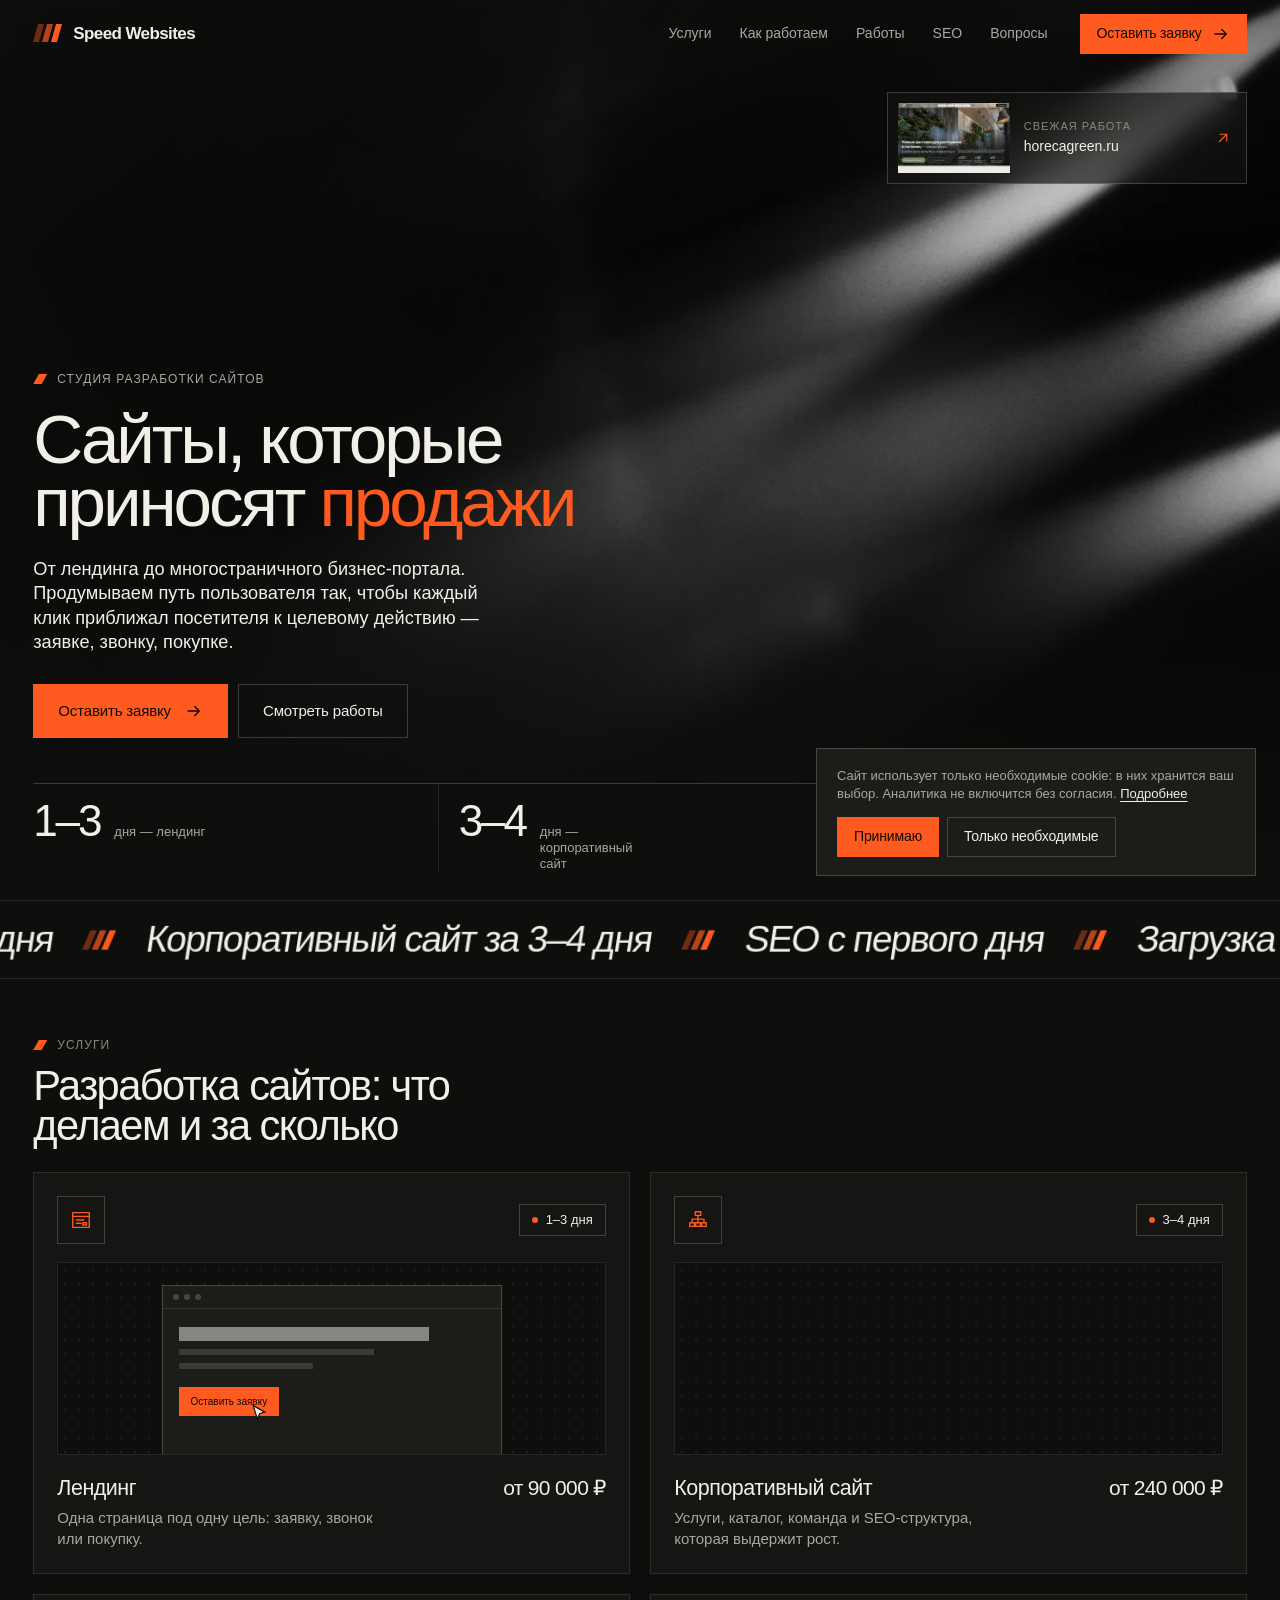
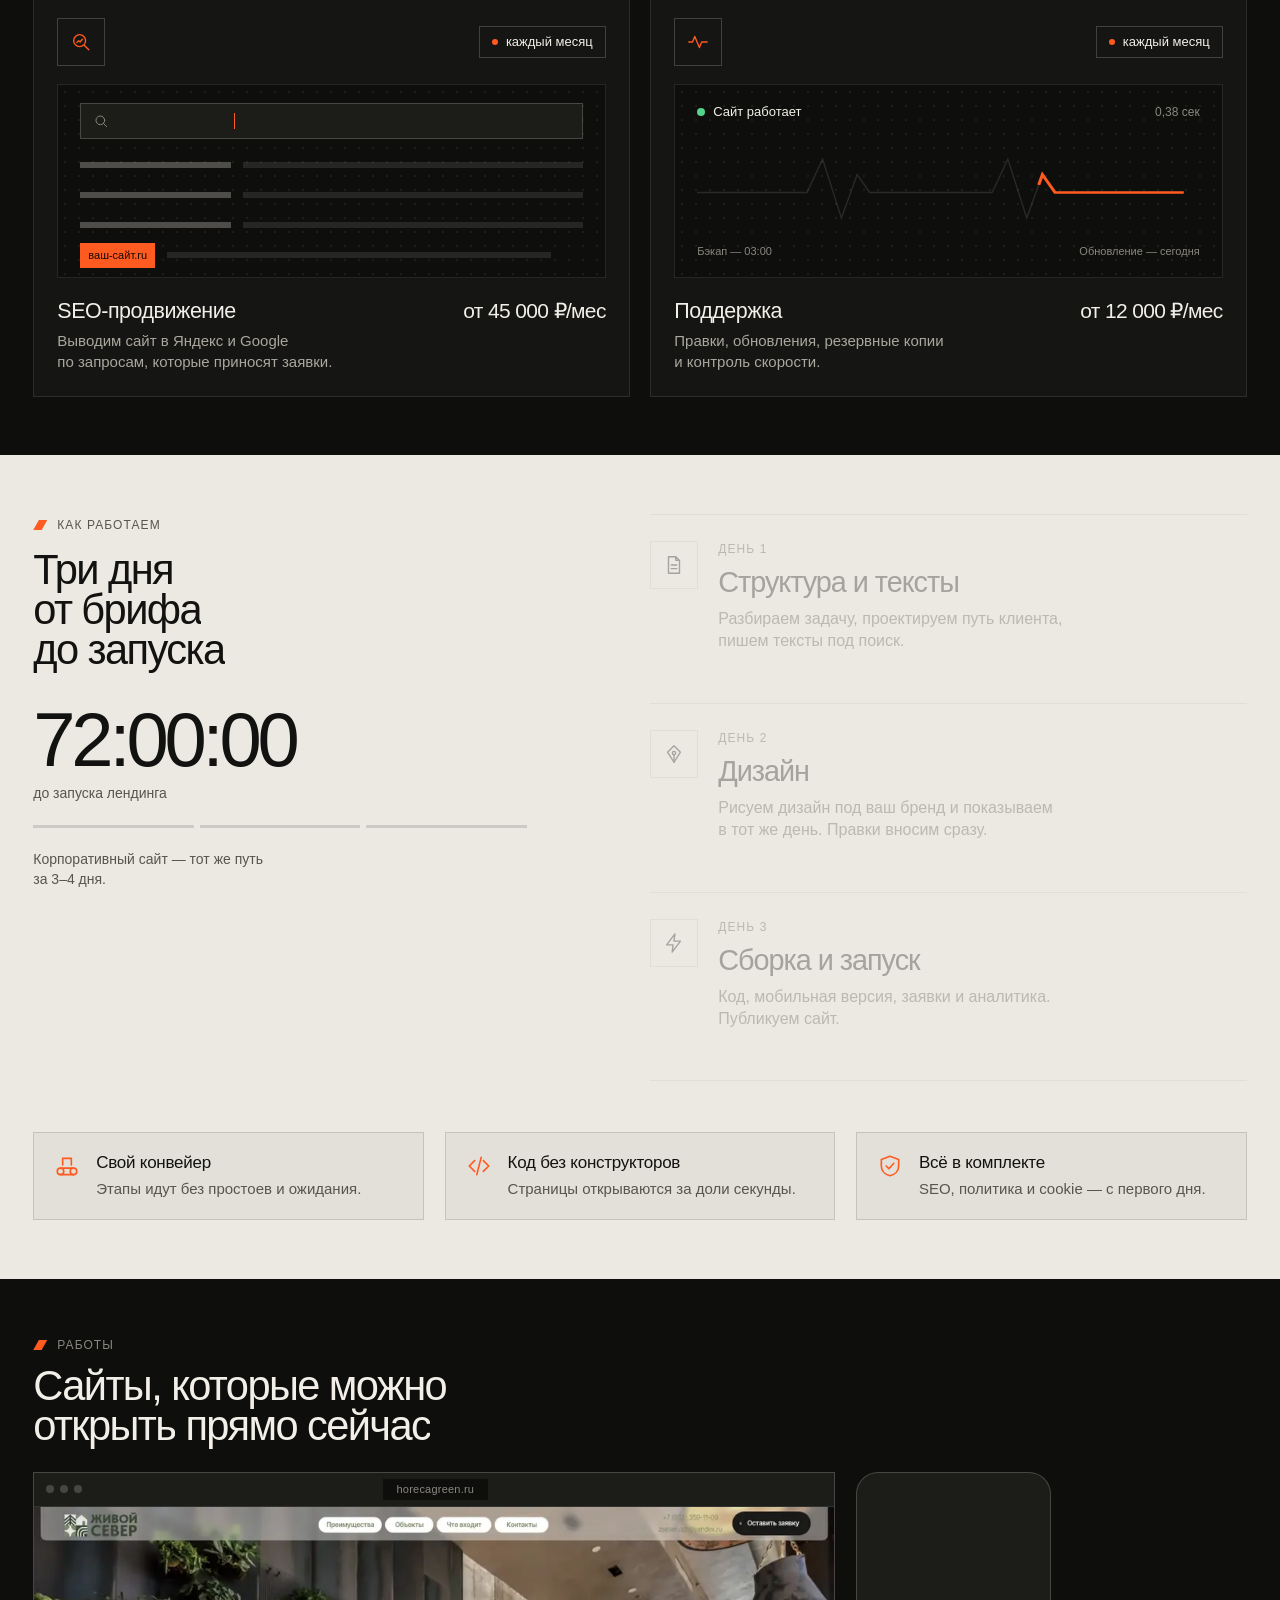
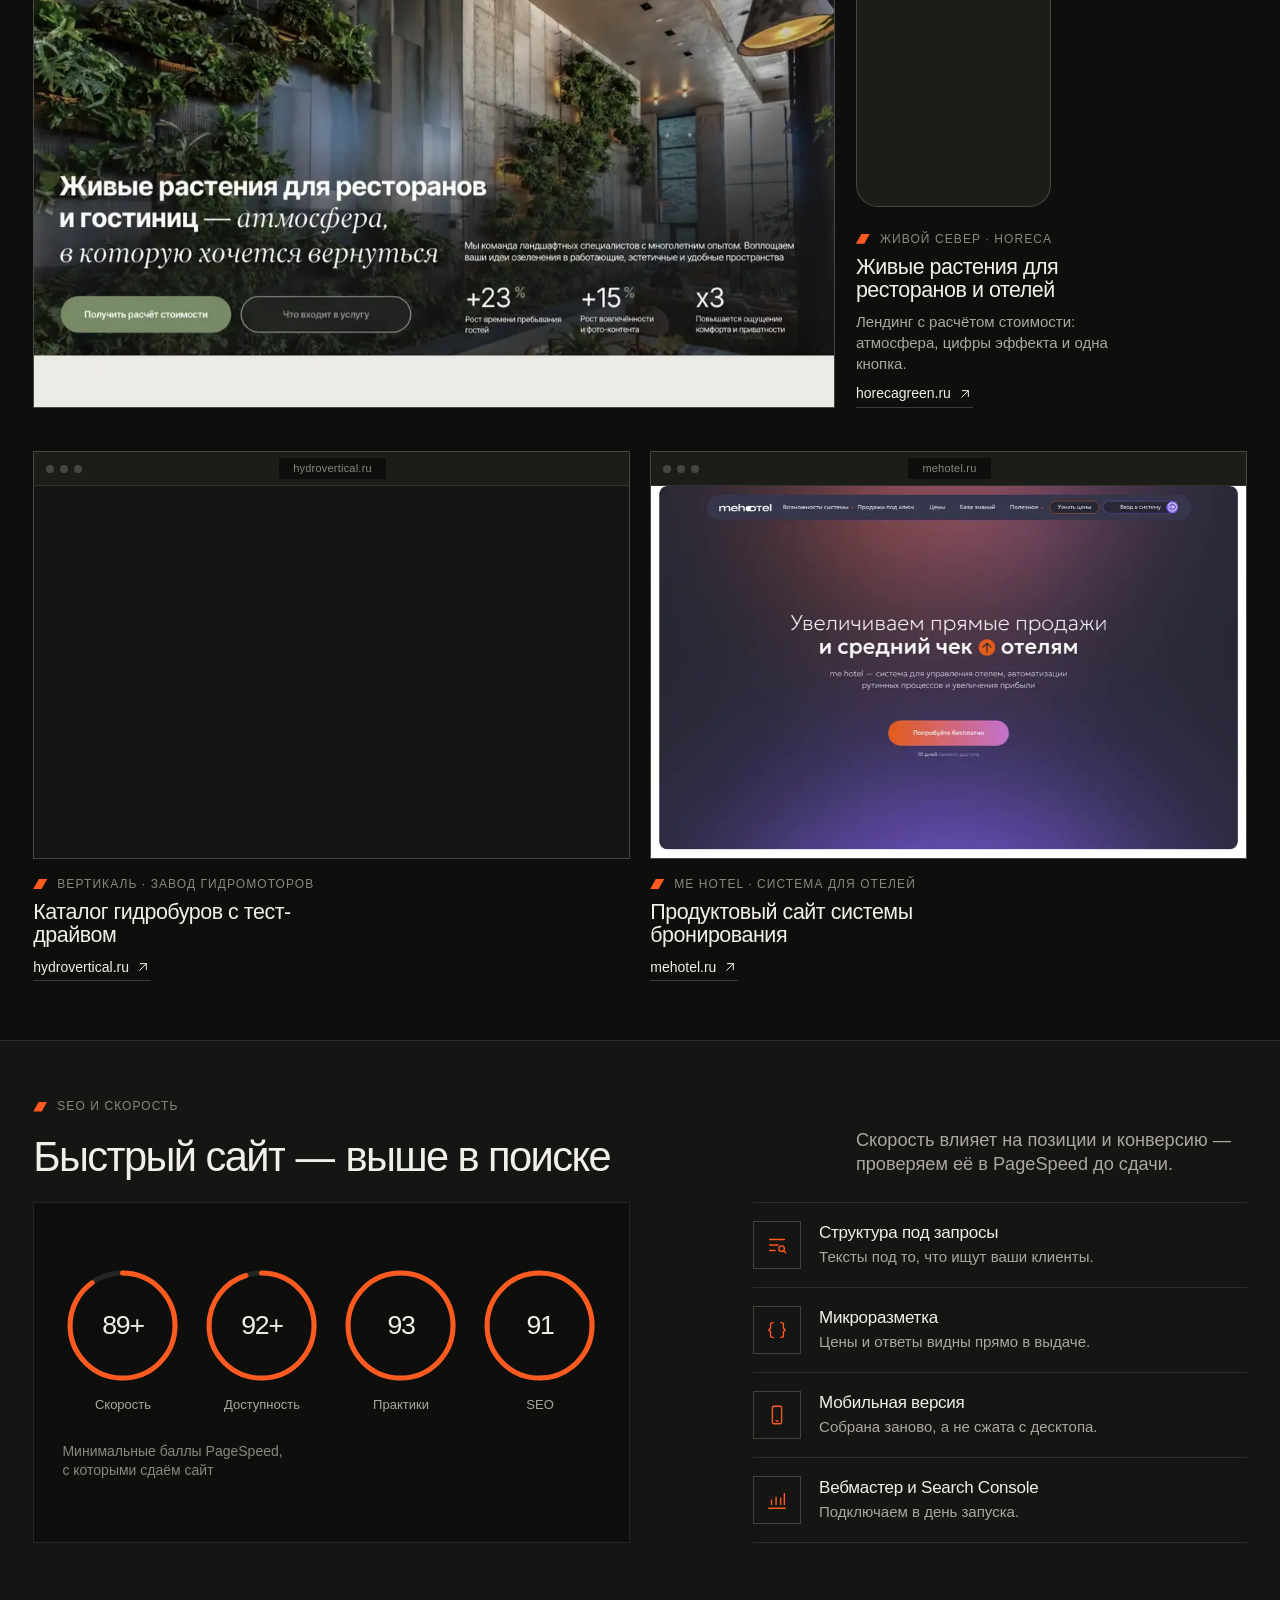
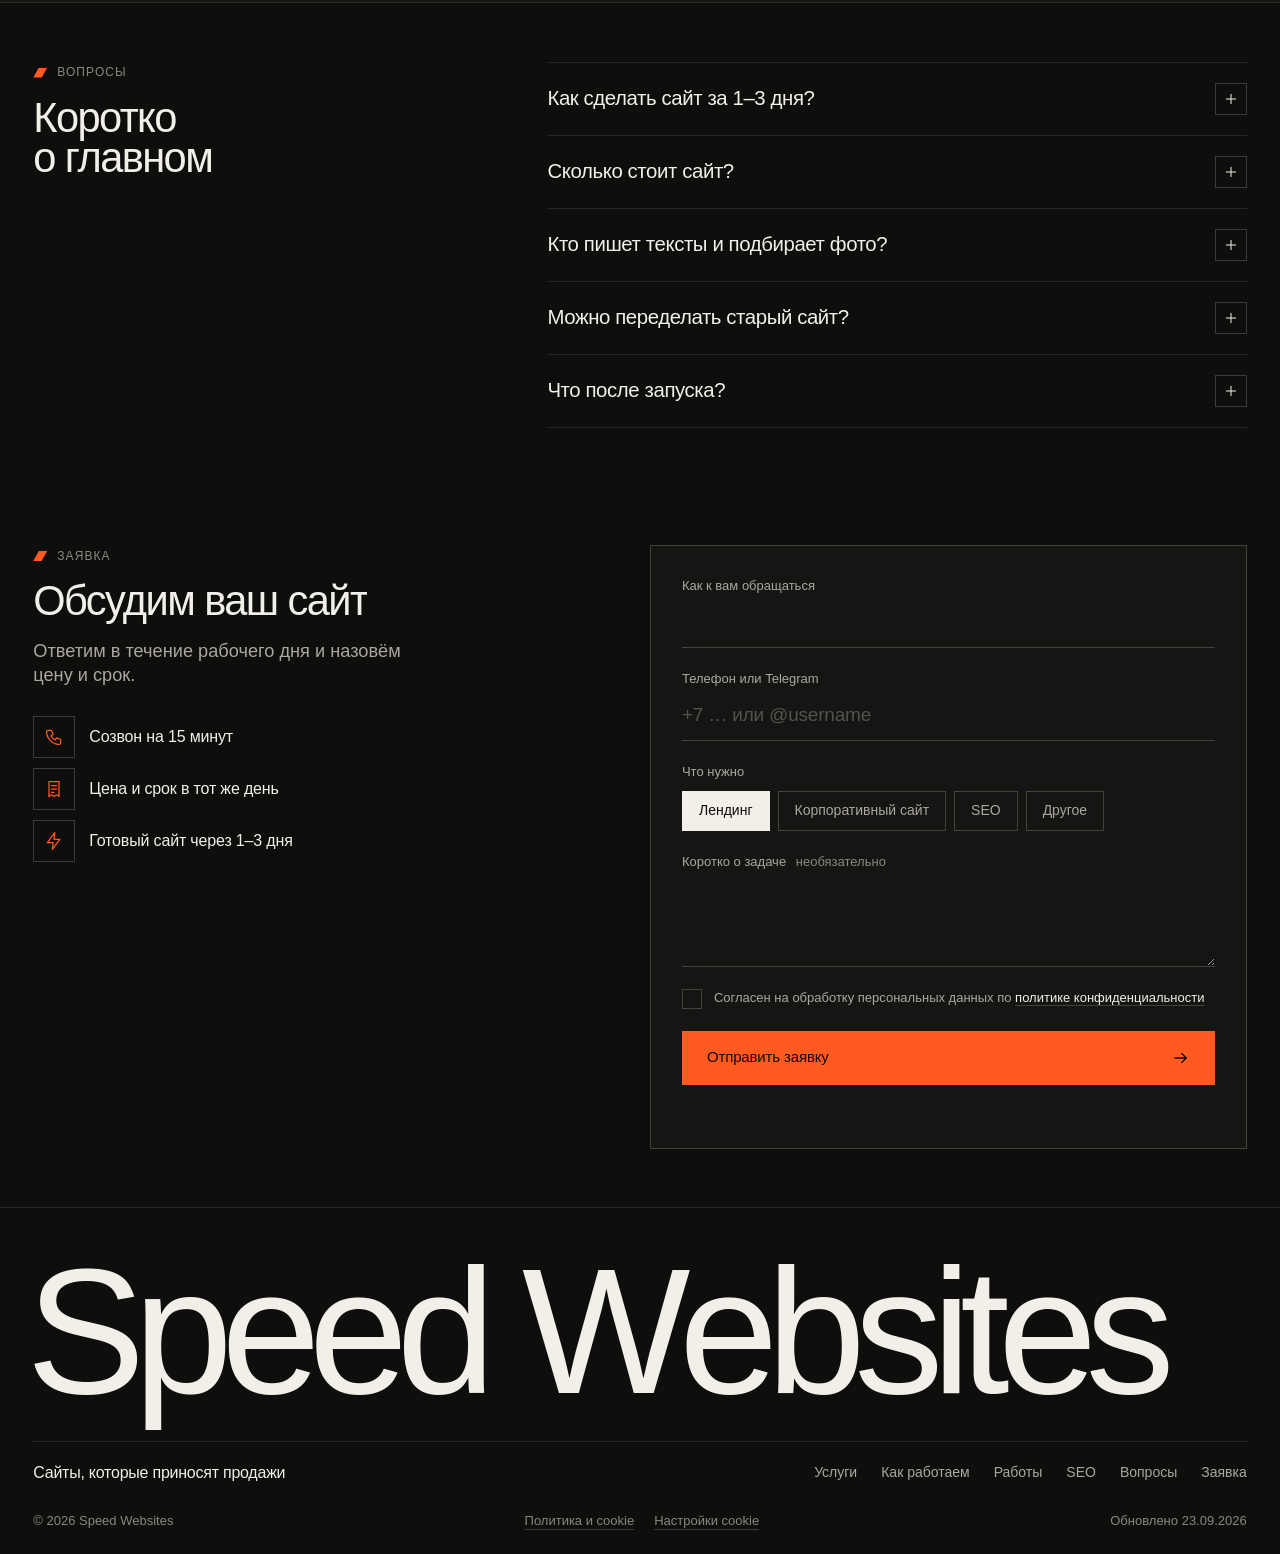
<file: index.html>
<!doctype html>
<html lang="ru">
<head>
<meta charset="utf-8">
<meta name="viewport" content="width=device-width, initial-scale=1">
<title>Разработка сайтов за 1–3 дня — Speed Websites</title>
<meta name="description" content="Разработка сайтов, которые приносят продажи: лендинг за 1–3 дня, корпоративный сайт за 3–4 дня, SEO и поддержка. Быстрая загрузка и путь клиента до заявки.">
<link rel="canonical" href="https://egi411.github.io/kadr-studio/">
<meta name="robots" content="index, follow">
<meta name="theme-color" content="#0E0E0D">

<meta property="og:type" content="website">
<meta property="og:locale" content="ru_RU">
<meta property="og:site_name" content="Speed Websites">
<meta property="og:title" content="Сайты, которые приносят продажи — Speed Websites">
<meta property="og:description" content="Лендинг за 1–3 дня, корпоративный сайт за 3–4 дня. Каждый клик ведёт к заявке, звонку, покупке.">
<meta property="og:url" content="https://egi411.github.io/kadr-studio/">
<meta property="og:image" content="https://egi411.github.io/kadr-studio/assets/img/og-speed.jpg">
<meta property="og:image:width" content="1200">
<meta property="og:image:height" content="630">
<meta property="og:image:alt" content="Speed Websites — разработка сайтов за 1–3 дня">
<meta name="twitter:card" content="summary_large_image">
<meta name="twitter:title" content="Сайты, которые приносят продажи — Speed Websites">
<meta name="twitter:description" content="Лендинг за 1–3 дня, корпоративный сайт за 3–4 дня.">
<meta name="twitter:image" content="https://egi411.github.io/kadr-studio/assets/img/og-speed.jpg">

<link rel="icon" href="data:image/svg+xml,%3Csvg xmlns='http://www.w3.org/2000/svg' viewBox='0 0 32 32'%3E%3Crect width='32' height='32' fill='%230E0E0D'/%3E%3Cpath d='M9 8h5l-5 16H4z' fill='%23FF5A1F' opacity='.4'/%3E%3Cpath d='M17 8h5l-5 16h-5z' fill='%23FF5A1F' opacity='.7'/%3E%3Cpath d='M25 8h5l-5 16h-5z' fill='%23FF5A1F'/%3E%3C/svg%3E" type="image/svg+xml">
<link rel="apple-touch-icon" href="assets/img/logo.png">
<link rel="preload" as="image" href="assets/img/hero.webp" fetchpriority="high">
<link rel="stylesheet" href="assets/style.css">
<script>document.documentElement.className='js';setTimeout(function(){document.documentElement.classList.add('is-ready')},4000);</script>

<script type="application/ld+json">
{
  "@context": "https://schema.org",
  "@type": "Organization",
  "@id": "https://egi411.github.io/kadr-studio/#organization",
  "name": "Speed Websites",
  "description": "Разработка сайтов, которые приносят продажи: лендинг за 1–3 дня, корпоративный сайт за 3–4 дня, SEO-продвижение и поддержка.",
  "url": "https://egi411.github.io/kadr-studio/",
  "logo": {
    "@id": "https://egi411.github.io/kadr-studio/#logo"
  },
  "image": {
    "@id": "https://egi411.github.io/kadr-studio/#primaryimage"
  },
  "areaServed": "Россия, онлайн",
  "knowsAbout": [
    "Разработка лендингов",
    "Корпоративные сайты",
    "SEO-продвижение",
    "Поддержка сайтов"
  ],
  "hasOfferCatalog": {
    "@id": "https://egi411.github.io/kadr-studio/#catalog"
  }
}
</script>
<script type="application/ld+json">
{
  "@context": "https://schema.org",
  "@type": "ProfessionalService",
  "@id": "https://egi411.github.io/kadr-studio/#organization",
  "name": "Speed Websites",
  "url": "https://egi411.github.io/kadr-studio/",
  "areaServed": "Россия, онлайн",
  "priceRange": "от 90 000 ₽",
  "image": {
    "@id": "https://egi411.github.io/kadr-studio/#primaryimage"
  },
  "logo": {
    "@id": "https://egi411.github.io/kadr-studio/#logo"
  }
}
</script>
<script type="application/ld+json">
{
  "@context": "https://schema.org",
  "@type": "ImageObject",
  "@id": "https://egi411.github.io/kadr-studio/#logo",
  "url": "https://egi411.github.io/kadr-studio/assets/img/logo.png",
  "contentUrl": "https://egi411.github.io/kadr-studio/assets/img/logo.png",
  "width": 512,
  "height": 512,
  "caption": "Speed Websites"
}
</script>
<script type="application/ld+json">
{
  "@context": "https://schema.org",
  "@type": "ImageObject",
  "@id": "https://egi411.github.io/kadr-studio/#primaryimage",
  "url": "https://egi411.github.io/kadr-studio/assets/img/og-speed.jpg",
  "contentUrl": "https://egi411.github.io/kadr-studio/assets/img/og-speed.jpg",
  "width": 1200,
  "height": 630,
  "caption": "Speed Websites — разработка сайтов за 1–3 дня"
}
</script>
<script type="application/ld+json">
{
  "@context": "https://schema.org",
  "@type": "WebSite",
  "@id": "https://egi411.github.io/kadr-studio/#website",
  "url": "https://egi411.github.io/kadr-studio/",
  "name": "Speed Websites",
  "inLanguage": "ru-RU",
  "publisher": {
    "@id": "https://egi411.github.io/kadr-studio/#organization"
  }
}
</script>
<script type="application/ld+json">
{
  "@context": "https://schema.org",
  "@type": "WebPage",
  "@id": "https://egi411.github.io/kadr-studio/#webpage",
  "url": "https://egi411.github.io/kadr-studio/",
  "name": "Разработка сайтов за 1–3 дня — Speed Websites",
  "description": "Разработка сайтов, которые приносят продажи: лендинг за 1–3 дня, корпоративный сайт за 3–4 дня, SEO и поддержка. Быстрая загрузка и путь клиента до заявки.",
  "inLanguage": "ru-RU",
  "isPartOf": {
    "@id": "https://egi411.github.io/kadr-studio/#website"
  },
  "about": {
    "@id": "https://egi411.github.io/kadr-studio/#organization"
  },
  "primaryImageOfPage": {
    "@id": "https://egi411.github.io/kadr-studio/#primaryimage"
  },
  "author": {
    "@id": "https://egi411.github.io/kadr-studio/#organization"
  },
  "publisher": {
    "@id": "https://egi411.github.io/kadr-studio/#organization"
  },
  "datePublished": "2026-09-22",
  "dateModified": "2026-09-23"
}
</script>
<script type="application/ld+json">
{
  "@context": "https://schema.org",
  "@type": "OfferCatalog",
  "@id": "https://egi411.github.io/kadr-studio/#catalog",
  "name": "Услуги Speed Websites",
  "itemListElement": [
    {
      "@type": "Offer",
      "priceCurrency": "RUB",
      "price": "90000",
      "itemOffered": {
        "@type": "Service",
        "name": "Лендинг",
        "description": "Одностраничный сайт под одну цель за 1–3 дня.",
        "provider": { "@id": "https://egi411.github.io/kadr-studio/#organization" }
      }
    },
    {
      "@type": "Offer",
      "priceCurrency": "RUB",
      "price": "240000",
      "itemOffered": {
        "@type": "Service",
        "name": "Корпоративный сайт",
        "description": "Многостраничный сайт компании с SEO-структурой за 3–4 дня.",
        "provider": { "@id": "https://egi411.github.io/kadr-studio/#organization" }
      }
    },
    {
      "@type": "Offer",
      "priceCurrency": "RUB",
      "price": "45000",
      "itemOffered": {
        "@type": "Service",
        "name": "SEO-продвижение",
        "description": "Продвижение в Яндексе и Google, оплата помесячно.",
        "provider": { "@id": "https://egi411.github.io/kadr-studio/#organization" }
      }
    },
    {
      "@type": "Offer",
      "priceCurrency": "RUB",
      "price": "12000",
      "itemOffered": {
        "@type": "Service",
        "name": "Поддержка сайта",
        "description": "Правки, обновления, резервные копии и контроль скорости, оплата помесячно.",
        "provider": { "@id": "https://egi411.github.io/kadr-studio/#organization" }
      }
    }
  ]
}
</script>
<script type="application/ld+json">
{
  "@context": "https://schema.org",
  "@type": "FAQPage",
  "@id": "https://egi411.github.io/kadr-studio/#faq",
  "mainEntity": [
    {
      "@type": "Question",
      "name": "Как сделать сайт за 1–3 дня?",
      "acceptedAnswer": { "@type": "Answer", "text": "Отлаженный конвейер: структура, тексты, дизайн и код идут без простоев. Срок считаем от согласованного брифа." }
    },
    {
      "@type": "Question",
      "name": "Сколько стоит сайт?",
      "acceptedAnswer": { "@type": "Answer", "text": "Лендинг — от 90 000 ₽, корпоративный — от 240 000 ₽. Точная цена — после созвона." }
    },
    {
      "@type": "Question",
      "name": "Кто пишет тексты и подбирает фото?",
      "acceptedAnswer": { "@type": "Answer", "text": "Мы. Тексты пишем под поисковые запросы, фото берём ваши или лицензионные." }
    },
    {
      "@type": "Question",
      "name": "Можно переделать старый сайт?",
      "acceptedAnswer": { "@type": "Answer", "text": "Да, в те же сроки и с сохранением позиций в поиске." }
    },
    {
      "@type": "Question",
      "name": "Что после запуска?",
      "acceptedAnswer": { "@type": "Answer", "text": "Сайт, код и доступы — ваши. Поддержка — от 12 000 ₽ в месяц." }
    }
  ]
}
</script>
</head>
<body>
<svg class="sprite" aria-hidden="true" focusable="false">
  <symbol id="mark" viewBox="0 0 30 18"><path d="M5 0h6L6 18H0z" opacity=".4"/><path d="M14 0h6l-5 18H9z" opacity=".7"/><path d="M23 0h6l-5 18h-6z"/></symbol>
  <symbol id="i-landing" viewBox="0 0 24 24"><rect x="3" y="4" width="18" height="16"/><path d="M3 8h18M7 12h8M7 15.5h5"/><path d="M14 15h4v2.5h-4z"/></symbol>
  <symbol id="i-corp" viewBox="0 0 24 24"><path d="M9 3h6v4H9zM3 15h5v4H3zM9.5 15h5v4h-5zM16 15h5v4h-5zM12 7v4M5.5 11h13M5.5 11v4M12 11v4M18.5 11v4"/></symbol>
  <symbol id="i-seo" viewBox="0 0 24 24"><circle cx="10.5" cy="10.5" r="6.5"/><path d="m15.5 15.5 5 5M7.5 12.5l2-2 1.5 1.5 2.5-3"/></symbol>
  <symbol id="i-pulse" viewBox="0 0 24 24"><path d="M2 12h4l2.5-6 5 12 2.5-6H22"/></symbol>
  <symbol id="i-brief" viewBox="0 0 24 24"><path d="M6 3h8l4 4v14H6zM14 3v4h4M9 12h6M9 16h6"/></symbol>
  <symbol id="i-pen" viewBox="0 0 24 24"><path d="M12 21 5 10l7-7 7 7z"/><circle cx="12" cy="11" r="1.8"/><path d="M12 12.8V21"/></symbol>
  <symbol id="i-bolt" viewBox="0 0 24 24"><path d="M13 2 4 14h7l-1 8 9-12h-7z"/></symbol>
  <symbol id="i-code" viewBox="0 0 24 24"><path d="m8 7-5 5 5 5M16 7l5 5-5 5M14 4l-4 16"/></symbol>
  <symbol id="i-flow" viewBox="0 0 24 24"><circle cx="6" cy="17" r="3"/><circle cx="18" cy="17" r="3"/><path d="M6 14h12M6 20h12M8 11V5h8v6"/></symbol>
  <symbol id="i-shield" viewBox="0 0 24 24"><path d="M12 3 4 6v6c0 4.5 3.4 8 8 9 4.6-1 8-4.5 8-9V6z"/><path d="m8.5 12 2.5 2.5 4.5-5"/></symbol>
  <symbol id="i-text" viewBox="0 0 24 24"><path d="M4 6h16M4 12h9M4 18h6"/><circle cx="17" cy="16" r="3"/><path d="m19.2 18.2 2.3 2.3"/></symbol>
  <symbol id="i-braces" viewBox="0 0 24 24"><path d="M8 4H7a2 2 0 0 0-2 2v4l-2 2 2 2v4a2 2 0 0 0 2 2h1M16 4h1a2 2 0 0 1 2 2v4l2 2-2 2v4a2 2 0 0 1-2 2h-1"/></symbol>
  <symbol id="i-mobile" viewBox="0 0 24 24"><rect x="7" y="2.5" width="10" height="19" rx="1.5"/><path d="M11 18.5h2"/></symbol>
  <symbol id="i-chart" viewBox="0 0 24 24"><path d="M3 21h18M6 17v-5M11 17V9M16 17v-7M20 17V5"/></symbol>
  <symbol id="i-phone" viewBox="0 0 24 24"><path d="M5 4h4l2 5-2.5 1.5a11 11 0 0 0 5 5L15 13l5 2v4a2 2 0 0 1-2 2A16 16 0 0 1 3 6a2 2 0 0 1 2-2"/></symbol>
  <symbol id="i-receipt" viewBox="0 0 24 24"><path d="M6 3h12v18l-3-2-3 2-3-2-3 2zM9 8h6M9 12h6M9 16h3"/></symbol>
  <symbol id="i-search" viewBox="0 0 24 24"><circle cx="11" cy="11" r="6.5"/><path d="m16 16 4.5 4.5"/></symbol>
  <symbol id="i-arrow" viewBox="0 0 24 24"><path d="M4 12h15M13 6l6 6-6 6"/></symbol>
  <symbol id="i-ne" viewBox="0 0 24 24"><path d="M7 17 17 7M8 7h9v9"/></symbol>
  <symbol id="i-plus" viewBox="0 0 24 24"><path d="M12 5v14M5 12h14"/></symbol>
  <symbol id="i-check" viewBox="0 0 24 24"><path d="m5 12.5 4.5 4.5L19 7.5"/></symbol>
</svg>

<a class="skip" href="#main">Перейти к содержанию</a>

<div class="loader" id="loader" aria-hidden="true">
  <div class="loader__strips"><i style="--i:0"></i><i style="--i:1"></i><i style="--i:2"></i><i style="--i:3"></i><i style="--i:4"></i><i style="--i:5"></i></div>
  <div class="loader__body">
    <svg class="loader__mark"><use href="#mark"/></svg>
    <p class="loader__time"><span class="loader__num">0,00</span><small>сек</small></p>
    <p class="loader__label"><span class="loader__dot"></span><span class="loader__state">Загружаем сайт</span></p>
  </div>
  <div class="loader__hud"><span>Speed Websites</span><span data-pct>0%</span></div>
  <span class="loader__bar"></span>
</div>

<header class="header" id="hdr">
  <div class="container">
    <a class="logo" href="#top" aria-label="Speed Websites — наверх"><svg aria-hidden="true"><use href="#mark"/></svg><span>Speed Websites</span></a>
    <nav class="nav" aria-label="Навигация">
      <ul class="nav__list">
        <li><a href="#services">Услуги</a></li>
        <li><a href="#process">Как работаем</a></li>
        <li><a href="#cases">Работы</a></li>
        <li><a href="#seo">SEO</a></li>
        <li><a href="#faq">Вопросы</a></li>
      </ul>
      <a class="btn btn--primary btn--sm" href="#contact"><span>Оставить заявку</span><span class="btn__arr" aria-hidden="true"><svg class="ico"><use href="#i-arrow"/></svg><svg class="ico"><use href="#i-arrow"/></svg></span></a>
      <button class="burger" id="burger" type="button" aria-label="Меню" aria-expanded="false" aria-controls="menu"><span></span><span></span></button>
    </nav>
  </div>
</header>

<div class="menu" id="menu">
  <ul class="menu__list" data-menu></ul>
  <div class="menu__foot">
    <a class="btn btn--primary" href="#contact"><span>Оставить заявку</span><span class="btn__arr" aria-hidden="true"><svg class="ico"><use href="#i-arrow"/></svg><svg class="ico"><use href="#i-arrow"/></svg></span></a>
  </div>
</div>

<main id="main">

  <!-- 01 · Hero -->
  <section class="hero" id="top" aria-labelledby="h-hero">
    <div class="hero__media">
      <img id="heroImg" src="assets/img/hero.webp" width="1800" height="1202" alt="Разработка сайтов Speed Websites: лучи света в тёмной студии" fetchpriority="high" decoding="async">
    </div>
    <div class="hero__lines" aria-hidden="true"><i></i><i></i><i></i><i></i><i></i></div>
    <div class="container hero__inner">
      <p class="label hero__eyebrow" data-in style="--delay:0">Студия разработки сайтов</p>
      <h1 class="h1 hero__title" id="h-hero"><span class="w"><span style="--d:0">Сайты,</span></span> <span class="w"><span style="--d:1">которые</span></span> <span class="w"><span style="--d:2">приносят</span></span> <span class="w"><em style="--d:3">продажи</em></span></h1>
      <p class="lead hero__lead" data-in style="--delay:5">От&nbsp;лендинга до&nbsp;многостраничного бизнес-портала. Продумываем путь пользователя так, чтобы каждый клик приближал посетителя к&nbsp;целевому действию — заявке, звонку, покупке.</p>
      <div class="hero__cta" data-in style="--delay:6">
        <a class="btn btn--primary" href="#contact"><span>Оставить заявку</span><span class="btn__arr" aria-hidden="true"><svg class="ico"><use href="#i-arrow"/></svg><svg class="ico"><use href="#i-arrow"/></svg></span></a>
        <a class="btn btn--ghost" href="#cases"><span>Смотреть работы</span></a>
      </div>
      <ul class="hero__stats" data-in style="--delay:7">
        <li><b>1–3</b><span>дня — лендинг</span></li>
        <li><b>3–4</b><span>дня — корпоративный сайт</span></li>
        <li class="stat--live"><b data-loadtime>&lt;1</b><span>сек — загрузилась эта страница</span></li>
      </ul>
    </div>
    <a class="hero__card" href="#cases" data-in style="--delay:8">
      <img src="assets/img/hero-thumb.webp" width="480" height="300" alt="Сайт horecagreen.ru — пример работы">
      <span><small>Свежая работа</small>horecagreen.ru</span>
      <svg class="ico" aria-hidden="true"><use href="#i-ne"/></svg>
    </a>
  </section>

  <div class="ticker" aria-hidden="true">
    <div class="ticker__track">
      <div class="ticker__group">
        <span>Лендинг за&nbsp;1–3 дня</span><svg><use href="#mark"/></svg>
        <span>Корпоративный сайт за&nbsp;3–4 дня</span><svg><use href="#mark"/></svg>
        <span>SEO с&nbsp;первого дня</span><svg><use href="#mark"/></svg>
        <span>Загрузка меньше секунды</span><svg><use href="#mark"/></svg>
      </div>
    </div>
  </div>

  <!-- 02 · Услуги -->
  <section class="section" id="services" aria-labelledby="h-services">
    <div class="container">
      <div class="head">
        <p class="label">Услуги</p>
        <h2 class="h2 split" id="h-services">Разработка сайтов: что делаем и&nbsp;за&nbsp;сколько</h2>
      </div>
      <div class="svc-grid">
        <article class="svc reveal">
          <div class="svc__top"><span class="ico-box"><svg class="ico"><use href="#i-landing"/></svg></span><span class="svc__term">1–3 дня</span></div>
          <div class="svc__art art" aria-hidden="true">
            <div class="mock">
              <div class="mock__bar"><i></i><i></i><i></i></div>
              <div class="mock__body">
                <span class="mock__line mock__line--l"></span>
                <span class="mock__line"></span>
                <span class="mock__line mock__line--s"></span>
                <span class="mock__cta"><span class="mock__btn">Оставить заявку</span><svg class="mock__cursor" viewBox="0 0 24 24"><path d="M5 3l14 8-6 1.6L10 19z"/></svg></span>
              </div>
              <span class="mock__toast">+1 заявка</span>
            </div>
          </div>
          <div class="svc__foot">
            <h3 class="h3">Лендинг</h3>
            <p>Одна страница под одну цель: заявку, звонок или покупку.</p>
            <p class="svc__price">от&nbsp;90&nbsp;000&nbsp;₽</p>
          </div>
        </article>

        <article class="svc reveal">
          <div class="svc__top"><span class="ico-box"><svg class="ico"><use href="#i-corp"/></svg></span><span class="svc__term">3–4 дня</span></div>
          <div class="svc__art art" aria-hidden="true">
            <svg class="tree" viewBox="0 0 320 170">
              <path style="--d:1" pathLength="1" d="M160 40v20M40 60h240M40 60v18M120 60v18M200 60v18M280 60v18"/>
              <path style="--d:3" pathLength="1" d="M40 100v14M28 114h24M28 114v12M52 114v12M120 100v14M108 114h24M108 114v12M132 114v12M200 100v14M188 114h24M188 114v12M212 114v12M280 100v14M268 114h24M268 114v12M292 114v12"/>
              <rect class="tree__root" style="--d:0" x="126" y="16" width="68" height="24"/>
              <rect style="--d:2" x="14" y="78" width="52" height="22"/><rect style="--d:2.2" x="94" y="78" width="52" height="22"/><rect style="--d:2.4" x="174" y="78" width="52" height="22"/><rect style="--d:2.6" x="254" y="78" width="52" height="22"/>
              <rect style="--d:4" x="20" y="126" width="16" height="12"/><rect style="--d:4.1" x="44" y="126" width="16" height="12"/><rect style="--d:4.2" x="100" y="126" width="16" height="12"/><rect style="--d:4.3" x="124" y="126" width="16" height="12"/><rect style="--d:4.4" x="180" y="126" width="16" height="12"/><rect style="--d:4.5" x="204" y="126" width="16" height="12"/><rect style="--d:4.6" x="260" y="126" width="16" height="12"/><rect style="--d:4.7" x="284" y="126" width="16" height="12"/>
            </svg>
          </div>
          <div class="svc__foot">
            <h3 class="h3">Корпоративный сайт</h3>
            <p>Услуги, каталог, команда и&nbsp;SEO-структура, которая выдержит рост.</p>
            <p class="svc__price">от&nbsp;240&nbsp;000&nbsp;₽</p>
          </div>
        </article>

        <article class="svc reveal">
          <div class="svc__top"><span class="ico-box"><svg class="ico"><use href="#i-seo"/></svg></span><span class="svc__term">каждый месяц</span></div>
          <div class="svc__art art" aria-hidden="true">
            <div class="serp">
              <div class="serp__q"><svg class="ico"><use href="#i-search"/></svg><span class="serp__typed">разработка сайтов</span><span class="serp__caret"></span></div>
              <div class="serp__list">
                <div class="serp__row" style="--p:0"><i></i><b></b></div>
                <div class="serp__row" style="--p:1"><i></i><b></b></div>
                <div class="serp__row" style="--p:2"><i></i><b></b></div>
                <div class="serp__row serp__row--you" style="--p:3"><i>ваш-сайт.ru</i><b></b><span>№1</span></div>
              </div>
            </div>
          </div>
          <div class="svc__foot">
            <h3 class="h3">SEO-продвижение</h3>
            <p>Выводим сайт в&nbsp;Яндекс и&nbsp;Google по&nbsp;запросам, которые приносят заявки.</p>
            <p class="svc__price">от&nbsp;45&nbsp;000&nbsp;₽/мес</p>
          </div>
        </article>

        <article class="svc reveal">
          <div class="svc__top"><span class="ico-box"><svg class="ico"><use href="#i-pulse"/></svg></span><span class="svc__term">каждый месяц</span></div>
          <div class="svc__art art" aria-hidden="true">
            <div class="pulse">
              <div class="pulse__head"><span class="pulse__dot"></span>Сайт работает<span class="pulse__ms">0,38 сек</span></div>
              <svg class="pulse__svg" viewBox="0 0 320 80" preserveAspectRatio="none">
                <path class="pulse__base" d="M0 48h70l10-26 12 46 10-34 8 14h78l10-26 12 46 10-34 8 14h82"/>
                <path class="pulse__line" pathLength="1" d="M0 48h70l10-26 12 46 10-34 8 14h78l10-26 12 46 10-34 8 14h82"/>
              </svg>
              <div class="pulse__log"><span>Бэкап — 03:00</span><span>Обновление — сегодня</span></div>
            </div>
          </div>
          <div class="svc__foot">
            <h3 class="h3">Поддержка</h3>
            <p>Правки, обновления, резервные копии и&nbsp;контроль скорости.</p>
            <p class="svc__price">от&nbsp;12&nbsp;000&nbsp;₽/мес</p>
          </div>
        </article>
      </div>
    </div>
  </section>

  <!-- 03 · Как работаем -->
  <section class="section process" id="process" aria-labelledby="h-process">
    <div class="container process__grid">
      <div class="process__side">
        <div class="process__sticky">
          <p class="label">Как работаем</p>
          <h2 class="h2 split" id="h-process">Три дня от&nbsp;брифа до&nbsp;запуска</h2>
          <p class="timer" aria-hidden="true"><span data-timer>72:00:00</span></p>
          <p class="timer__cap" data-timer-cap>до запуска лендинга</p>
          <div class="progress" aria-hidden="true"><i></i><i></i><i></i></div>
          <p class="process__note">Корпоративный сайт — тот же путь за&nbsp;3–4 дня.</p>
        </div>
      </div>
      <ol class="days">
        <li class="day">
          <span class="ico-box"><svg class="ico"><use href="#i-brief"/></svg></span>
          <div><p class="day__num">День 1</p><h3 class="h3">Структура и&nbsp;тексты</h3><p>Разбираем задачу, проектируем путь клиента, пишем тексты под поиск.</p></div>
        </li>
        <li class="day">
          <span class="ico-box"><svg class="ico"><use href="#i-pen"/></svg></span>
          <div><p class="day__num">День 2</p><h3 class="h3">Дизайн</h3><p>Рисуем дизайн под ваш бренд и&nbsp;показываем в&nbsp;тот же день. Правки вносим сразу.</p></div>
        </li>
        <li class="day">
          <span class="ico-box"><svg class="ico"><use href="#i-bolt"/></svg></span>
          <div><p class="day__num">День 3</p><h3 class="h3">Сборка и&nbsp;запуск</h3><p>Код, мобильная версия, заявки и&nbsp;аналитика. Публикуем сайт.</p></div>
        </li>
      </ol>
      <ul class="why">
        <li class="reveal"><svg class="ico"><use href="#i-flow"/></svg><div><h3 class="h4">Свой конвейер</h3><p>Этапы идут без простоев и&nbsp;ожидания.</p></div></li>
        <li class="reveal"><svg class="ico"><use href="#i-code"/></svg><div><h3 class="h4">Код без конструкторов</h3><p>Страницы открываются за&nbsp;доли секунды.</p></div></li>
        <li class="reveal"><svg class="ico"><use href="#i-shield"/></svg><div><h3 class="h4">Всё в&nbsp;комплекте</h3><p>SEO, политика и&nbsp;cookie — с&nbsp;первого дня.</p></div></li>
      </ul>
    </div>
  </section>

  <!-- 04 · Работы -->
  <section class="section" id="cases" aria-labelledby="h-cases">
    <div class="container">
      <div class="head">
        <p class="label">Работы</p>
        <h2 class="h2 split" id="h-cases">Сайты, которые можно открыть прямо сейчас</h2>
      </div>

      <article class="case case--main">
        <a class="browser reveal" href="https://horecagreen.ru/" target="_blank" rel="noopener" data-cursor="Открыть сайт">
          <span class="browser__bar"><i></i><i></i><i></i><span class="browser__url">horecagreen.ru</span></span>
          <span class="browser__view"><img src="assets/img/long-horecagreen.webp" width="1000" height="5000" alt="Лендинг horecagreen.ru целиком: озеленение ресторанов и отелей" loading="lazy" decoding="async"></span>
        </a>
        <div class="case__side">
          <div class="phone reveal"><img src="assets/img/case-horecagreen-mobile.webp" width="600" height="1298" alt="Мобильная версия horecagreen.ru" loading="lazy" decoding="async"></div>
          <div class="case__body">
            <p class="label">Живой Север · HoReCa</p>
            <h3 class="h3">Живые растения для ресторанов и&nbsp;отелей</h3>
            <p>Лендинг с&nbsp;расчётом стоимости: атмосфера, цифры эффекта и&nbsp;одна кнопка.</p>
            <a class="link" href="https://horecagreen.ru/" target="_blank" rel="noopener">horecagreen.ru <svg class="ico" aria-hidden="true"><use href="#i-ne"/></svg></a>
          </div>
        </div>
      </article>

      <div class="case-row">
        <article class="case">
          <a class="browser reveal" href="https://hydrovertical.ru/" target="_blank" rel="noopener" data-cursor="Открыть сайт">
            <span class="browser__bar"><i></i><i></i><i></i><span class="browser__url">hydrovertical.ru</span></span>
            <span class="browser__view"><img src="assets/img/long-hydrovertical.webp" width="1000" height="5000" alt="Сайт hydrovertical.ru целиком: каталог гидробуров" loading="lazy" decoding="async"></span>
          </a>
          <div class="case__body">
            <p class="label">Вертикаль · завод гидромоторов</p>
            <h3 class="h3">Каталог гидробуров с&nbsp;тест-драйвом</h3>
            <a class="link" href="https://hydrovertical.ru/" target="_blank" rel="noopener">hydrovertical.ru <svg class="ico" aria-hidden="true"><use href="#i-ne"/></svg></a>
          </div>
        </article>
        <article class="case">
          <a class="browser reveal" href="https://mehotel.ru/" target="_blank" rel="noopener" data-cursor="Открыть сайт">
            <span class="browser__bar"><i></i><i></i><i></i><span class="browser__url">mehotel.ru</span></span>
            <span class="browser__view"><img src="assets/img/long-mehotel.webp" width="1000" height="4507" alt="Сайт mehotel.ru целиком: система бронирования для отелей" loading="lazy" decoding="async"></span>
          </a>
          <div class="case__body">
            <p class="label">me hotel · система для отелей</p>
            <h3 class="h3">Продуктовый сайт системы бронирования</h3>
            <a class="link" href="https://mehotel.ru/" target="_blank" rel="noopener">mehotel.ru <svg class="ico" aria-hidden="true"><use href="#i-ne"/></svg></a>
          </div>
        </article>
      </div>
    </div>
  </section>

  <!-- 05 · SEO и скорость -->
  <section class="section seo" id="seo" aria-labelledby="h-seo">
    <div class="container">
      <div class="head">
        <p class="label">SEO и&nbsp;скорость</p>
        <h2 class="h2 split" id="h-seo">Быстрый сайт — выше в&nbsp;поиске</h2>
        <p class="lead">Скорость влияет на&nbsp;позиции и&nbsp;конверсию — проверяем её в&nbsp;PageSpeed до&nbsp;сдачи.</p>
      </div>
      <div class="seo__grid">
        <figure class="gauges">
          <div class="gauges__row">
            <div class="gauge" data-value="90"><svg viewBox="0 0 120 120" aria-hidden="true"><circle class="gauge__bg" cx="60" cy="60" r="52"/><circle class="gauge__fg" cx="60" cy="60" r="52"/></svg><b><span data-count>90</span>+</b><span>Скорость</span></div>
            <div class="gauge" data-value="95"><svg viewBox="0 0 120 120" aria-hidden="true"><circle class="gauge__bg" cx="60" cy="60" r="52"/><circle class="gauge__fg" cx="60" cy="60" r="52"/></svg><b><span data-count>95</span>+</b><span>Доступность</span></div>
            <div class="gauge" data-value="100"><svg viewBox="0 0 120 120" aria-hidden="true"><circle class="gauge__bg" cx="60" cy="60" r="52"/><circle class="gauge__fg" cx="60" cy="60" r="52"/></svg><b><span data-count>100</span></b><span>Практики</span></div>
            <div class="gauge" data-value="100"><svg viewBox="0 0 120 120" aria-hidden="true"><circle class="gauge__bg" cx="60" cy="60" r="52"/><circle class="gauge__fg" cx="60" cy="60" r="52"/></svg><b><span data-count>100</span></b><span>SEO</span></div>
          </div>
          <figcaption>Минимальные баллы PageSpeed, с&nbsp;которыми сдаём сайт</figcaption>
        </figure>
        <ul class="feats">
          <li class="reveal"><span class="ico-box"><svg class="ico"><use href="#i-text"/></svg></span><div><h3 class="h4">Структура под запросы</h3><p>Тексты под то, что ищут ваши клиенты.</p></div></li>
          <li class="reveal"><span class="ico-box"><svg class="ico"><use href="#i-braces"/></svg></span><div><h3 class="h4">Микроразметка</h3><p>Цены и&nbsp;ответы видны прямо в&nbsp;выдаче.</p></div></li>
          <li class="reveal"><span class="ico-box"><svg class="ico"><use href="#i-mobile"/></svg></span><div><h3 class="h4">Мобильная версия</h3><p>Собрана заново, а&nbsp;не&nbsp;сжата с&nbsp;десктопа.</p></div></li>
          <li class="reveal"><span class="ico-box"><svg class="ico"><use href="#i-chart"/></svg></span><div><h3 class="h4">Вебмастер и&nbsp;Search Console</h3><p>Подключаем в&nbsp;день запуска.</p></div></li>
        </ul>
      </div>
    </div>
  </section>

  <!-- 06 · Вопросы -->
  <section class="section faq" id="faq" aria-labelledby="h-faq">
    <div class="container faq__grid">
      <div class="faq__head">
        <p class="label">Вопросы</p>
        <h2 class="h2 split" id="h-faq">Коротко о&nbsp;главном</h2>
      </div>
      <div class="faq__list">
        <details>
          <summary>Как сделать сайт за&nbsp;1–3 дня?<span class="faq__plus" aria-hidden="true"><svg class="ico"><use href="#i-plus"/></svg></span></summary>
          <p class="faq__a">Отлаженный конвейер: структура, тексты, дизайн и&nbsp;код идут без простоев. Срок считаем от&nbsp;согласованного брифа.</p>
        </details>
        <details>
          <summary>Сколько стоит сайт?<span class="faq__plus" aria-hidden="true"><svg class="ico"><use href="#i-plus"/></svg></span></summary>
          <p class="faq__a">Лендинг — от&nbsp;90&nbsp;000&nbsp;₽, корпоративный — от&nbsp;240&nbsp;000&nbsp;₽. Точная цена — после созвона.</p>
        </details>
        <details>
          <summary>Кто пишет тексты и&nbsp;подбирает фото?<span class="faq__plus" aria-hidden="true"><svg class="ico"><use href="#i-plus"/></svg></span></summary>
          <p class="faq__a">Мы. Тексты пишем под поисковые запросы, фото берём ваши или лицензионные.</p>
        </details>
        <details>
          <summary>Можно переделать старый сайт?<span class="faq__plus" aria-hidden="true"><svg class="ico"><use href="#i-plus"/></svg></span></summary>
          <p class="faq__a">Да, в&nbsp;те же сроки и&nbsp;с&nbsp;сохранением позиций в&nbsp;поиске.</p>
        </details>
        <details>
          <summary>Что после запуска?<span class="faq__plus" aria-hidden="true"><svg class="ico"><use href="#i-plus"/></svg></span></summary>
          <p class="faq__a">Сайт, код и&nbsp;доступы — ваши. Поддержка — от&nbsp;12&nbsp;000&nbsp;₽ в&nbsp;месяц.</p>
        </details>
      </div>
    </div>
  </section>

  <!-- 07 · Заявка -->
  <section class="section contact" id="contact" aria-labelledby="h-contact">
    <div class="container contact__grid">
      <div class="contact__head">
        <p class="label">Заявка</p>
        <h2 class="h2 split" id="h-contact">Обсудим ваш сайт</h2>
        <p class="lead">Ответим в&nbsp;течение рабочего дня и&nbsp;назовём цену и&nbsp;срок.</p>
        <ol class="next">
          <li><span class="ico-box"><svg class="ico"><use href="#i-phone"/></svg></span>Созвон на&nbsp;15 минут</li>
          <li><span class="ico-box"><svg class="ico"><use href="#i-receipt"/></svg></span>Цена и&nbsp;срок в&nbsp;тот же день</li>
          <li><span class="ico-box"><svg class="ico"><use href="#i-bolt"/></svg></span>Готовый сайт через 1–3 дня</li>
        </ol>
        <dl class="contacts">
          <div data-contact-row hidden><dt>Телефон</dt><dd><a data-link="phone" data-contact="phone" hidden></a></dd></div>
          <div data-contact-row hidden><dt>Telegram</dt><dd><a data-link="telegram" hidden>Написать в&nbsp;Telegram</a></dd></div>
          <div data-contact-row hidden><dt>WhatsApp</dt><dd><a data-link="whatsapp" hidden>Написать в&nbsp;WhatsApp</a></dd></div>
          <div data-contact-row hidden><dt>Почта</dt><dd><a data-link="email" data-contact="email" hidden></a></dd></div>
        </dl>
      </div>

      <form class="form" id="lead-form" novalidate>
        <div class="field">
          <label for="f-name">Как к&nbsp;вам обращаться</label>
          <input id="f-name" name="name" type="text" autocomplete="name" required maxlength="80">
          <span class="field__err">Напишите имя</span>
        </div>
        <div class="field">
          <label for="f-contact">Телефон или Telegram</label>
          <input id="f-contact" name="contact" type="text" autocomplete="tel" inputmode="text" required maxlength="80" placeholder="+7 … или @username">
          <span class="field__err">Оставьте телефон или ник</span>
        </div>
        <fieldset class="field">
          <legend>Что нужно</legend>
          <div class="chips">
            <label class="chip"><input type="radio" name="type" value="Лендинг" checked><span>Лендинг</span></label>
            <label class="chip"><input type="radio" name="type" value="Корпоративный сайт"><span>Корпоративный сайт</span></label>
            <label class="chip"><input type="radio" name="type" value="SEO"><span>SEO</span></label>
            <label class="chip"><input type="radio" name="type" value="Другое"><span>Другое</span></label>
          </div>
        </fieldset>
        <div class="field">
          <label for="f-msg">Коротко о&nbsp;задаче <span class="opt">необязательно</span></label>
          <textarea id="f-msg" name="message" rows="3" maxlength="1500"></textarea>
        </div>
        <input class="hp" type="text" name="company" tabindex="-1" autocomplete="off" aria-hidden="true">
        <label class="check">
          <input type="checkbox" name="consent" required>
          <span>Согласен на&nbsp;обработку персональных данных по&nbsp;<a href="privacy.html#s03">политике конфиденциальности</a></span>
        </label>
        <button class="btn btn--primary btn--wide" type="submit"><span data-submit-text>Отправить заявку</span><span class="btn__arr" aria-hidden="true"><svg class="ico"><use href="#i-arrow"/></svg><svg class="ico"><use href="#i-arrow"/></svg></span></button>
        <p class="form__status" role="status" aria-live="polite"></p>
        <div class="form__done" hidden>
          <svg class="form__check" viewBox="0 0 24 24" aria-hidden="true"><path pathLength="1" d="m5 12.5 4.5 4.5L19 7.5"/></svg>
          <p class="h3">Заявка отправлена</p>
        </div>
      </form>
    </div>
  </section>

</main>

<footer class="footer">
  <div class="container">
    <p class="footer__mark" aria-hidden="true">Speed Websites</p>
    <div class="footer__row">
      <p class="footer__tag">Сайты, которые приносят продажи</p>
      <ul class="footer__nav">
        <li><a href="#services">Услуги</a></li>
        <li><a href="#process">Как работаем</a></li>
        <li><a href="#cases">Работы</a></li>
        <li><a href="#seo">SEO</a></li>
        <li><a href="#faq">Вопросы</a></li>
        <li><a href="#contact">Заявка</a></li>
      </ul>
      <ul class="footer__socials" data-socials hidden></ul>
    </div>
    <div class="footer__bottom">
      <span>© 2026 Speed Websites</span>
      <span class="footer__legal"><a href="privacy.html">Политика и&nbsp;cookie</a><button type="button" data-cookie-settings>Настройки cookie</button></span>
      <span>Обновлено <time datetime="2026-09-23">23.09.2026</time></span>
    </div>
  </div>
</footer>

<aside class="cookie" id="cookie" role="dialog" aria-live="polite" aria-label="Использование cookie" hidden>
  <p>Сайт использует только необходимые cookie: в&nbsp;них хранится ваш выбор. Аналитика не&nbsp;включится без&nbsp;согласия. <a href="privacy.html#s05">Подробнее</a></p>
  <div class="cookie__actions">
    <button class="btn btn--primary btn--sm" type="button" data-consent="all">Принимаю</button>
    <button class="btn btn--ghost btn--sm" type="button" data-consent="necessary">Только необходимые</button>
  </div>
</aside>

<div class="cursor" aria-hidden="true"><span></span></div>

<script src="assets/main.js" defer></script>
</body>
</html>
</file>
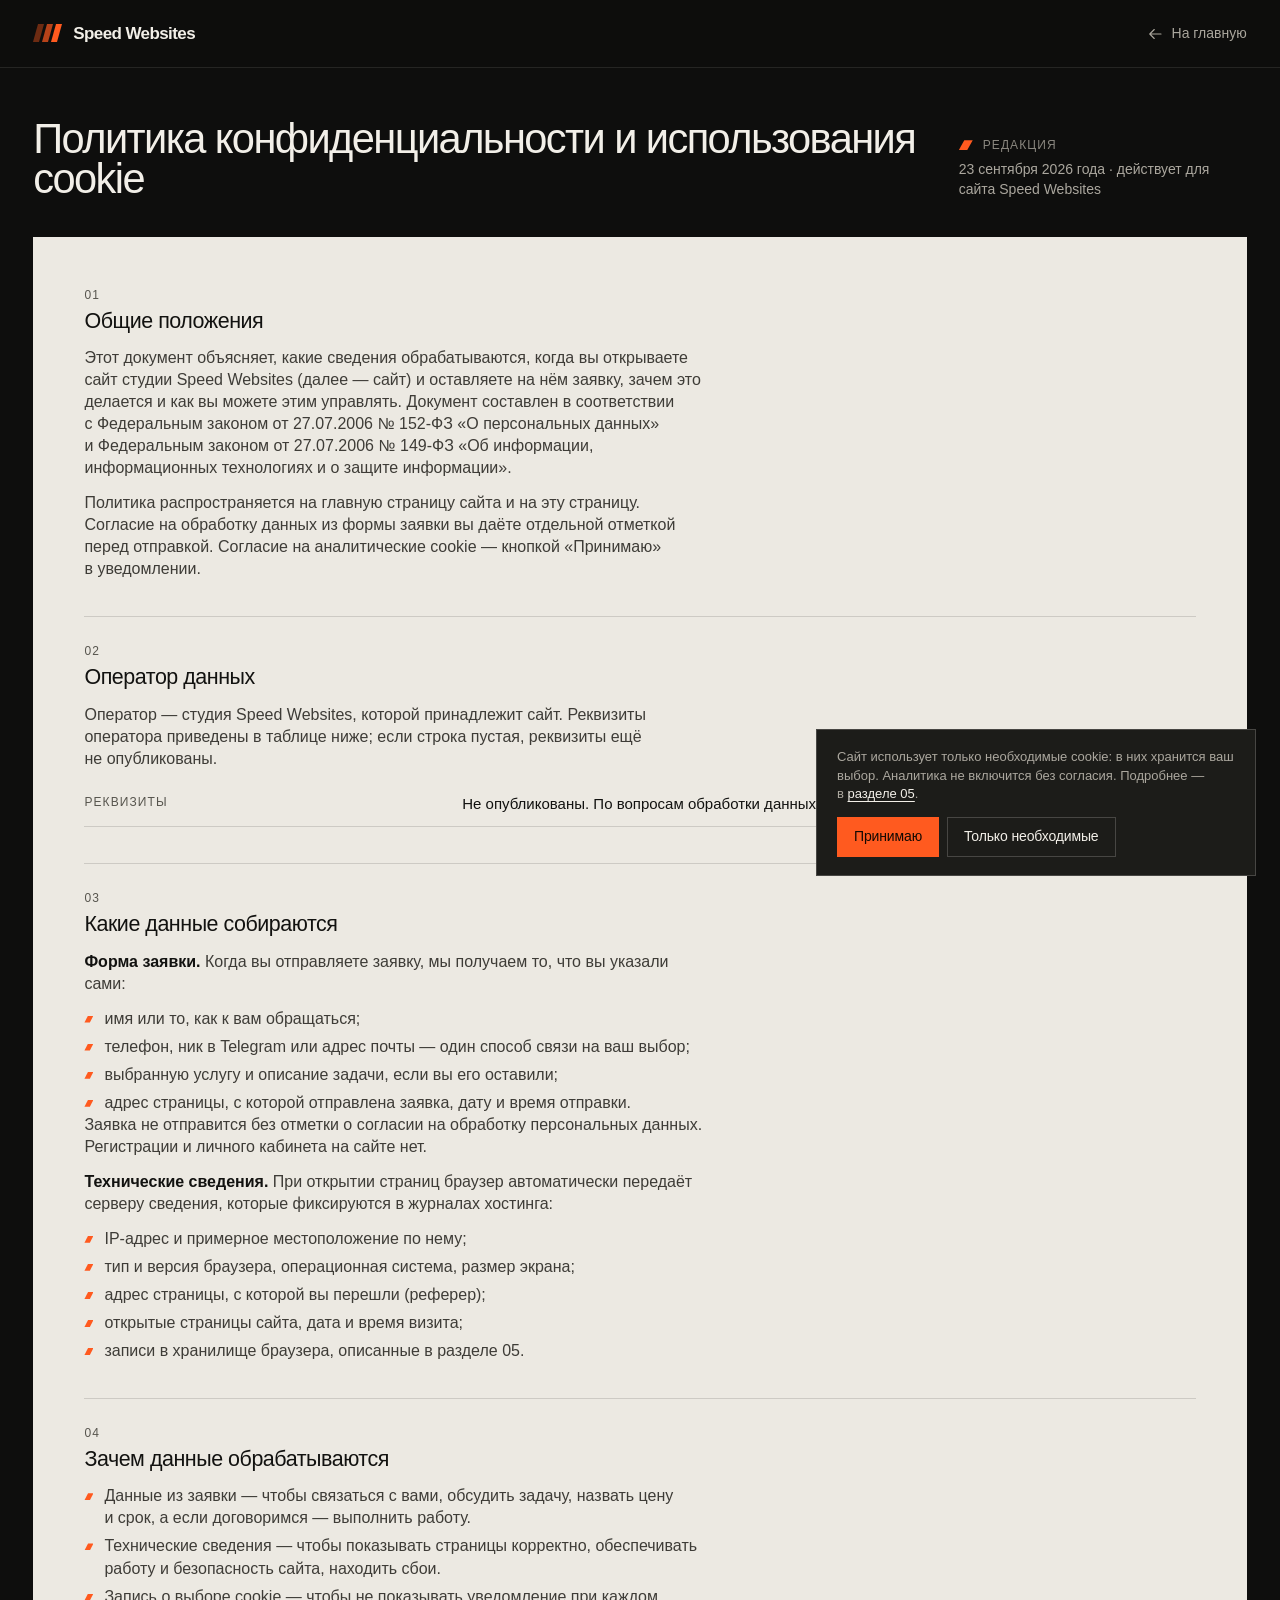
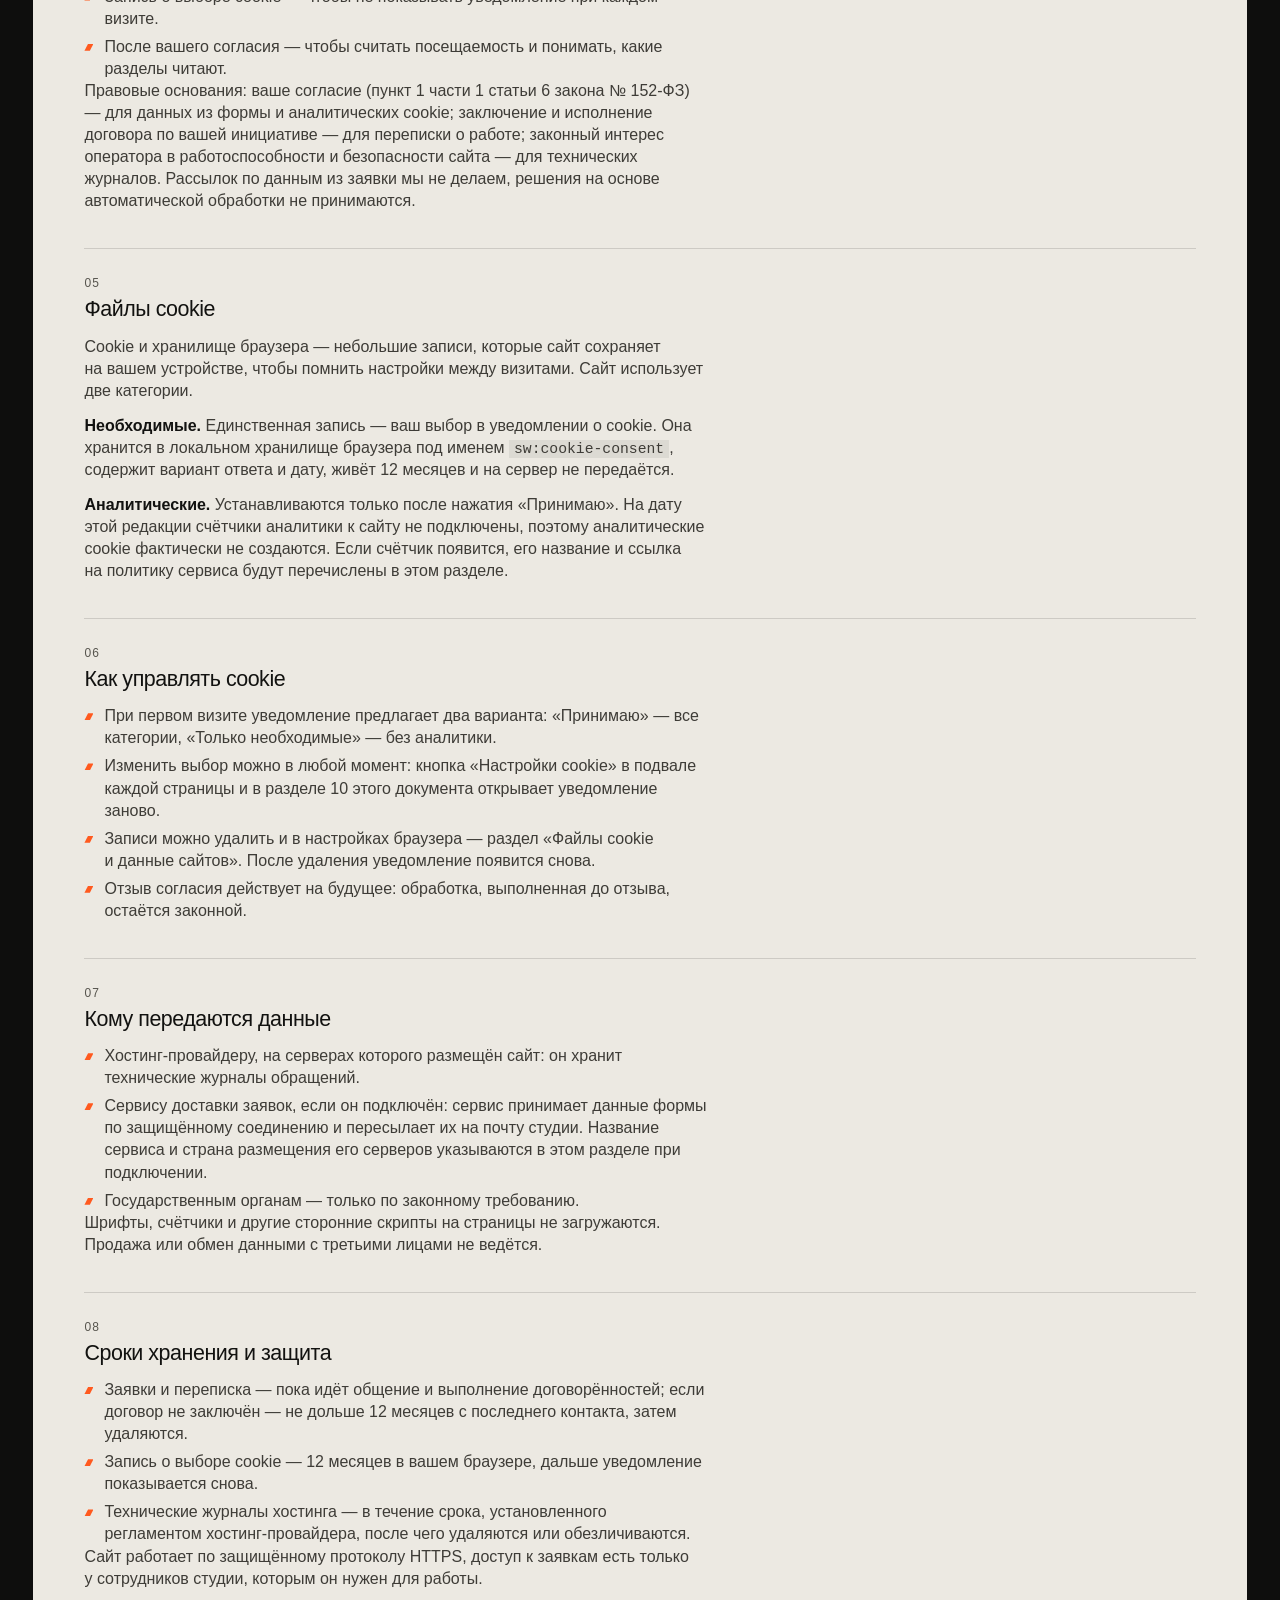
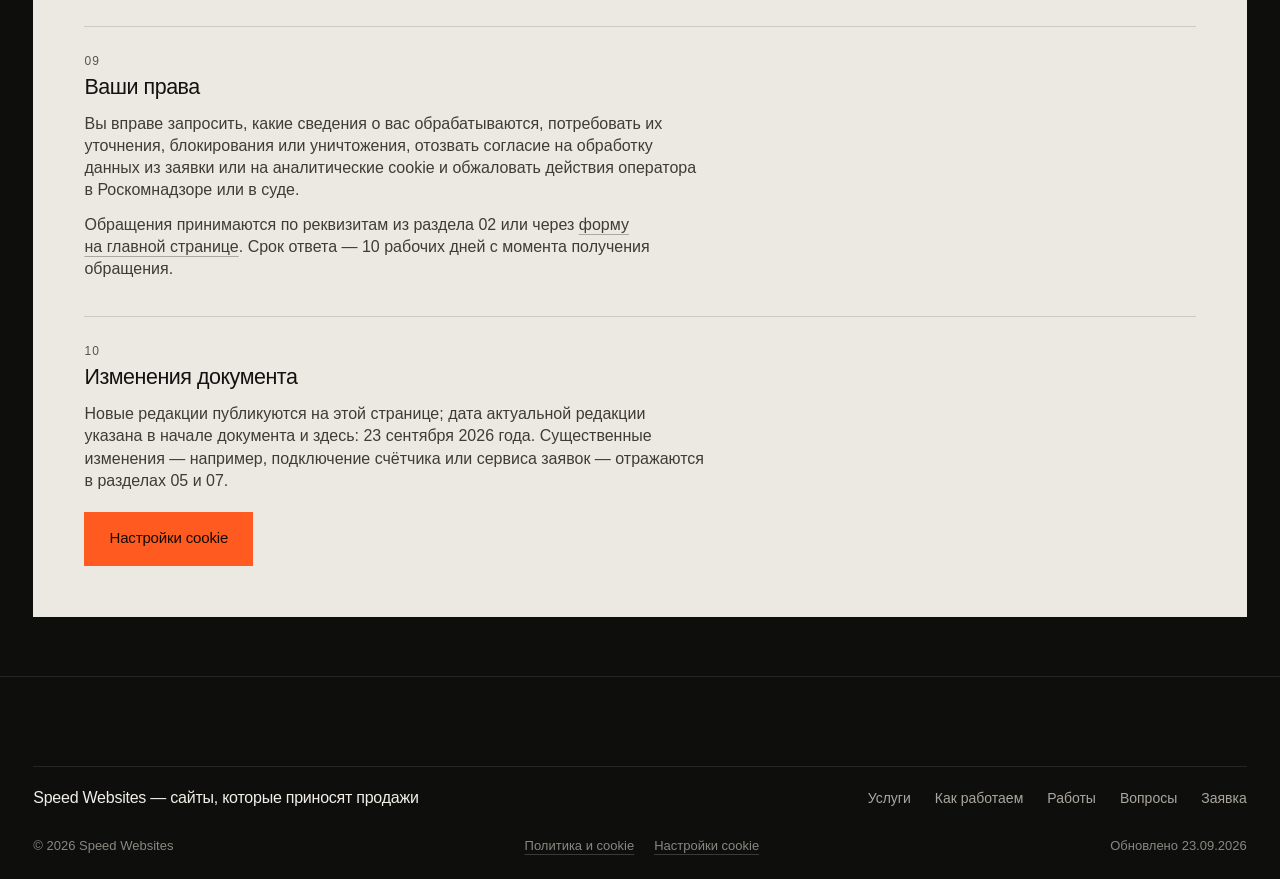
<file: privacy.html>
<!doctype html>
<html lang="ru">
<head>
<meta charset="utf-8">
<meta name="viewport" content="width=device-width, initial-scale=1">
<title>Политика конфиденциальности и cookie — Speed Websites</title>
<meta name="description" content="Какие данные обрабатывает сайт Speed Websites: заявки с формы, технические сведения и cookie. Зачем, сколько хранятся и как отозвать согласие.">
<link rel="canonical" href="https://egi411.github.io/kadr-studio/privacy.html">
<meta name="robots" content="index, follow">
<meta name="theme-color" content="#0E0E0D">
<meta property="og:type" content="article">
<meta property="og:locale" content="ru_RU">
<meta property="og:site_name" content="Speed Websites">
<meta property="og:title" content="Политика конфиденциальности и cookie — Speed Websites">
<meta property="og:description" content="Какие данные обрабатывает сайт, зачем, как устроены cookie и как отозвать согласие.">
<meta property="og:url" content="https://egi411.github.io/kadr-studio/privacy.html">
<meta property="og:image" content="https://egi411.github.io/kadr-studio/assets/img/og-speed.jpg">
<meta property="og:image:width" content="1200">
<meta property="og:image:height" content="630">
<meta name="twitter:card" content="summary_large_image">
<link rel="icon" href="data:image/svg+xml,%3Csvg xmlns='http://www.w3.org/2000/svg' viewBox='0 0 32 32'%3E%3Crect width='32' height='32' fill='%230E0E0D'/%3E%3Cpath d='M9 8h5l-5 16H4z' fill='%23FF5A1F' opacity='.4'/%3E%3Cpath d='M17 8h5l-5 16h-5z' fill='%23FF5A1F' opacity='.7'/%3E%3Cpath d='M25 8h5l-5 16h-5z' fill='%23FF5A1F'/%3E%3C/svg%3E" type="image/svg+xml">
<link rel="apple-touch-icon" href="assets/img/logo.png">
<link rel="stylesheet" href="assets/style.css">
<script>document.documentElement.className='js is-ready';</script>
<script type="application/ld+json">
{
  "@context": "https://schema.org",
  "@type": "Organization",
  "@id": "https://egi411.github.io/kadr-studio/#organization",
  "name": "Speed Websites",
  "url": "https://egi411.github.io/kadr-studio/",
  "logo": {
    "@id": "https://egi411.github.io/kadr-studio/#logo"
  },
  "image": {
    "@id": "https://egi411.github.io/kadr-studio/#logo"
  }
}
</script>
<script type="application/ld+json">
{
  "@context": "https://schema.org",
  "@type": "ProfessionalService",
  "@id": "https://egi411.github.io/kadr-studio/#organization",
  "name": "Speed Websites",
  "url": "https://egi411.github.io/kadr-studio/",
  "logo": {
    "@id": "https://egi411.github.io/kadr-studio/#logo"
  }
}
</script>
<script type="application/ld+json">
{
  "@context": "https://schema.org",
  "@type": "ImageObject",
  "@id": "https://egi411.github.io/kadr-studio/#logo",
  "url": "https://egi411.github.io/kadr-studio/assets/img/logo.png",
  "contentUrl": "https://egi411.github.io/kadr-studio/assets/img/logo.png",
  "width": 512,
  "height": 512,
  "caption": "Speed Websites"
}
</script>
<script type="application/ld+json">
{
  "@context": "https://schema.org",
  "@type": "WebSite",
  "@id": "https://egi411.github.io/kadr-studio/#website",
  "url": "https://egi411.github.io/kadr-studio/",
  "name": "Speed Websites",
  "inLanguage": "ru-RU",
  "publisher": {
    "@id": "https://egi411.github.io/kadr-studio/#organization"
  }
}
</script>
<script type="application/ld+json">
{
  "@context": "https://schema.org",
  "@type": "WebPage",
  "additionalType": "https://schema.org/PrivacyPolicy",
  "@id": "https://egi411.github.io/kadr-studio/privacy.html#webpage",
  "url": "https://egi411.github.io/kadr-studio/privacy.html",
  "name": "Политика конфиденциальности и использования cookie",
  "description": "Какие данные обрабатывает сайт Speed Websites: заявки с формы, технические сведения и cookie.",
  "inLanguage": "ru-RU",
  "isPartOf": {
    "@id": "https://egi411.github.io/kadr-studio/#website"
  },
  "author": {
    "@id": "https://egi411.github.io/kadr-studio/#organization"
  },
  "publisher": {
    "@id": "https://egi411.github.io/kadr-studio/#organization"
  },
  "datePublished": "2026-09-22",
  "dateModified": "2026-09-23",
  "breadcrumb": {
    "@id": "https://egi411.github.io/kadr-studio/privacy.html#breadcrumb"
  }
}
</script>
<script type="application/ld+json">
{
  "@context": "https://schema.org",
  "@type": "BreadcrumbList",
  "@id": "https://egi411.github.io/kadr-studio/privacy.html#breadcrumb",
  "itemListElement": [
    {
      "@type": "ListItem",
      "position": 1,
      "name": "Главная",
      "item": "https://egi411.github.io/kadr-studio/"
    },
    {
      "@type": "ListItem",
      "position": 2,
      "name": "Политика конфиденциальности",
      "item": "https://egi411.github.io/kadr-studio/privacy.html"
    }
  ]
}
</script>
</head>
<body>
<svg class="sprite" aria-hidden="true" focusable="false">
  <symbol id="mark" viewBox="0 0 30 18"><path d="M5 0h6L6 18H0z" opacity=".4"/><path d="M14 0h6l-5 18H9z" opacity=".7"/><path d="M23 0h6l-5 18h-6z"/></symbol>
  <symbol id="i-arrow" viewBox="0 0 24 24"><path d="M4 12h15M13 6l6 6-6 6"/></symbol>
</svg>
<a class="skip" href="#main">Перейти к содержанию</a>

<header class="header hdr--slim" id="hdr">
  <div class="container">
    <a class="logo" href="index.html" aria-label="Speed Websites — на главную"><svg aria-hidden="true"><use href="#mark"/></svg><span>Speed Websites</span></a>
    <nav class="nav" aria-label="Навигация">
      <a class="hdr__back" href="index.html"><svg class="ico" aria-hidden="true"><use href="#i-arrow"/></svg>На главную</a>
    </nav>
  </div>
</header>

<main id="main" class="legal">
  <div class="container">
    <div class="legal__intro">
      <h1 class="h1">Политика конфиденциальности и&nbsp;использования cookie</h1>
      <p class="legal__meta"><span class="label">Редакция</span><time datetime="2026-09-23">23 сентября 2026 года</time> · действует для сайта Speed Websites</p>
    </div>

    <article class="sheet">
      <section id="s01">
        <h2>Общие положения</h2>
        <p>Этот документ объясняет, какие сведения обрабатываются, когда вы открываете сайт студии Speed Websites (далее — сайт) и&nbsp;оставляете на&nbsp;нём заявку, зачем это делается и&nbsp;как вы можете этим управлять. Документ составлен в&nbsp;соответствии с&nbsp;Федеральным законом от&nbsp;27.07.2006 №&nbsp;152-ФЗ «О&nbsp;персональных данных» и&nbsp;Федеральным законом от&nbsp;27.07.2006 №&nbsp;149-ФЗ «Об&nbsp;информации, информационных технологиях и&nbsp;о&nbsp;защите информации».</p>
        <p>Политика распространяется на&nbsp;главную страницу сайта и&nbsp;на&nbsp;эту страницу. Согласие на&nbsp;обработку данных из&nbsp;формы заявки вы даёте отдельной отметкой перед отправкой. Согласие на&nbsp;аналитические cookie — кнопкой «Принимаю» в&nbsp;уведомлении.</p>
      </section>

      <section id="s02">
        <h2>Оператор данных</h2>
        <p>Оператор — студия Speed Websites, которой принадлежит сайт. Реквизиты оператора приведены в&nbsp;таблице ниже; если строка пустая, реквизиты ещё не&nbsp;опубликованы.</p>
        <table class="legal__table" data-legal-table>
          <tbody>
            <tr hidden><th scope="row">Наименование</th><td data-legal="entity"></td></tr>
            <tr hidden><th scope="row">ИНН</th><td data-legal="inn"></td></tr>
            <tr hidden><th scope="row">ОГРН / ОГРНИП</th><td data-legal="ogrn"></td></tr>
            <tr hidden><th scope="row">Юридический адрес</th><td data-legal="legalAddress"></td></tr>
            <tr hidden><th scope="row">Почта для обращений</th><td data-legal="email"></td></tr>
            <tr data-legal-empty><th scope="row">Реквизиты</th><td>Не&nbsp;опубликованы. По&nbsp;вопросам обработки данных напишите нам через <a href="index.html#contact">форму на&nbsp;главной странице</a>.</td></tr>
          </tbody>
        </table>
      </section>

      <section id="s03">
        <h2>Какие данные собираются</h2>
        <p><strong>Форма заявки.</strong> Когда вы отправляете заявку, мы получаем то, что вы указали сами:</p>
        <ul>
          <li>имя или то, как к&nbsp;вам обращаться;</li>
          <li>телефон, ник в&nbsp;Telegram или адрес почты — один способ связи на&nbsp;ваш выбор;</li>
          <li>выбранную услугу и&nbsp;описание задачи, если вы его оставили;</li>
          <li>адрес страницы, с&nbsp;которой отправлена заявка, дату и&nbsp;время отправки.</li>
        </ul>
        <p>Заявка не&nbsp;отправится без отметки о&nbsp;согласии на&nbsp;обработку персональных данных. Регистрации и&nbsp;личного кабинета на&nbsp;сайте нет.</p>
        <p><strong>Технические сведения.</strong> При открытии страниц браузер автоматически передаёт серверу сведения, которые фиксируются в&nbsp;журналах хостинга:</p>
        <ul>
          <li>IP-адрес и&nbsp;примерное местоположение по&nbsp;нему;</li>
          <li>тип и&nbsp;версия браузера, операционная система, размер экрана;</li>
          <li>адрес страницы, с&nbsp;которой вы перешли (реферер);</li>
          <li>открытые страницы сайта, дата и&nbsp;время визита;</li>
          <li>записи в&nbsp;хранилище браузера, описанные в&nbsp;разделе&nbsp;05.</li>
        </ul>
      </section>

      <section id="s04">
        <h2>Зачем данные обрабатываются</h2>
        <ul>
          <li>Данные из&nbsp;заявки — чтобы связаться с&nbsp;вами, обсудить задачу, назвать цену и&nbsp;срок, а&nbsp;если договоримся — выполнить работу.</li>
          <li>Технические сведения — чтобы показывать страницы корректно, обеспечивать работу и&nbsp;безопасность сайта, находить сбои.</li>
          <li>Запись о&nbsp;выборе cookie — чтобы не&nbsp;показывать уведомление при каждом визите.</li>
          <li>После вашего согласия — чтобы считать посещаемость и&nbsp;понимать, какие разделы читают.</li>
        </ul>
        <p>Правовые основания: ваше согласие (пункт&nbsp;1 части&nbsp;1 статьи&nbsp;6 закона №&nbsp;152-ФЗ) — для данных из&nbsp;формы и&nbsp;аналитических cookie; заключение и&nbsp;исполнение договора по&nbsp;вашей инициативе — для переписки о&nbsp;работе; законный интерес оператора в&nbsp;работоспособности и&nbsp;безопасности сайта — для технических журналов. Рассылок по&nbsp;данным из&nbsp;заявки мы не&nbsp;делаем, решения на&nbsp;основе автоматической обработки не&nbsp;принимаются.</p>
      </section>

      <section id="s05">
        <h2>Файлы cookie</h2>
        <p>Cookie и&nbsp;хранилище браузера — небольшие записи, которые сайт сохраняет на&nbsp;вашем устройстве, чтобы помнить настройки между визитами. Сайт использует две категории.</p>
        <p><strong>Необходимые.</strong> Единственная запись — ваш выбор в&nbsp;уведомлении о&nbsp;cookie. Она хранится в&nbsp;локальном хранилище браузера под именем <code>sw:cookie-consent</code>, содержит вариант ответа и&nbsp;дату, живёт 12&nbsp;месяцев и&nbsp;на&nbsp;сервер не&nbsp;передаётся.</p>
        <p><strong>Аналитические.</strong> Устанавливаются только после нажатия «Принимаю». На&nbsp;дату этой редакции счётчики аналитики к&nbsp;сайту не&nbsp;подключены, поэтому аналитические cookie фактически не&nbsp;создаются. Если счётчик появится, его название и&nbsp;ссылка на&nbsp;политику сервиса будут перечислены в&nbsp;этом разделе.</p>
      </section>

      <section id="s06">
        <h2>Как управлять cookie</h2>
        <ul>
          <li>При первом визите уведомление предлагает два варианта: «Принимаю» — все категории, «Только необходимые» — без аналитики.</li>
          <li>Изменить выбор можно в&nbsp;любой момент: кнопка «Настройки cookie» в&nbsp;подвале каждой страницы и&nbsp;в&nbsp;разделе&nbsp;10 этого документа открывает уведомление заново.</li>
          <li>Записи можно удалить и&nbsp;в&nbsp;настройках браузера — раздел «Файлы cookie и&nbsp;данные сайтов». После удаления уведомление появится снова.</li>
          <li>Отзыв согласия действует на&nbsp;будущее: обработка, выполненная до&nbsp;отзыва, остаётся законной.</li>
        </ul>
      </section>

      <section id="s07">
        <h2>Кому передаются данные</h2>
        <ul>
          <li>Хостинг-провайдеру, на&nbsp;серверах которого размещён сайт: он хранит технические журналы обращений.</li>
          <li>Сервису доставки заявок, если он подключён: сервис принимает данные формы по&nbsp;защищённому соединению и&nbsp;пересылает их&nbsp;на&nbsp;почту студии. Название сервиса и&nbsp;страна размещения его серверов указываются в&nbsp;этом разделе при подключении.</li>
          <li>Государственным органам — только по&nbsp;законному требованию.</li>
        </ul>
        <p>Шрифты, счётчики и&nbsp;другие сторонние скрипты на&nbsp;страницы не&nbsp;загружаются. Продажа или обмен данными с&nbsp;третьими лицами не&nbsp;ведётся.</p>
      </section>

      <section id="s08">
        <h2>Сроки хранения и&nbsp;защита</h2>
        <ul>
          <li>Заявки и&nbsp;переписка — пока идёт общение и&nbsp;выполнение договорённостей; если договор не&nbsp;заключён — не&nbsp;дольше 12&nbsp;месяцев с&nbsp;последнего контакта, затем удаляются.</li>
          <li>Запись о&nbsp;выборе cookie — 12&nbsp;месяцев в&nbsp;вашем браузере, дальше уведомление показывается снова.</li>
          <li>Технические журналы хостинга — в&nbsp;течение срока, установленного регламентом хостинг-провайдера, после чего удаляются или обезличиваются.</li>
        </ul>
        <p>Сайт работает по&nbsp;защищённому протоколу HTTPS, доступ к&nbsp;заявкам есть только у&nbsp;сотрудников студии, которым он нужен для работы.</p>
      </section>

      <section id="s09">
        <h2>Ваши права</h2>
        <p>Вы вправе запросить, какие сведения о&nbsp;вас обрабатываются, потребовать их уточнения, блокирования или уничтожения, отозвать согласие на&nbsp;обработку данных из&nbsp;заявки или на&nbsp;аналитические cookie и&nbsp;обжаловать действия оператора в&nbsp;Роскомнадзоре или в&nbsp;суде.</p>
        <p>Обращения принимаются по&nbsp;реквизитам из&nbsp;раздела&nbsp;02 или через <a href="index.html#contact">форму на&nbsp;главной странице</a>. Срок ответа — 10&nbsp;рабочих дней с&nbsp;момента получения обращения.</p>
      </section>

      <section id="s10">
        <h2>Изменения документа</h2>
        <p>Новые редакции публикуются на&nbsp;этой странице; дата актуальной редакции указана в&nbsp;начале документа и&nbsp;здесь: <time datetime="2026-09-23">23 сентября 2026 года</time>. Существенные изменения — например, подключение счётчика или сервиса заявок — отражаются в&nbsp;разделах&nbsp;05 и&nbsp;07.</p>
        <button class="btn btn--primary" type="button" data-cookie-settings>Настройки cookie</button>
      </section>
    </article>
  </div>
</main>

<footer class="footer">
  <div class="container">
    <div class="footer__row">
      <p class="footer__tag">Speed Websites — сайты, которые приносят продажи</p>
      <ul class="footer__nav">
        <li><a href="index.html#services">Услуги</a></li>
        <li><a href="index.html#process">Как работаем</a></li>
        <li><a href="index.html#cases">Работы</a></li>
        <li><a href="index.html#faq">Вопросы</a></li>
        <li><a href="index.html#contact">Заявка</a></li>
      </ul>
      <ul class="footer__socials" data-socials hidden></ul>
    </div>
    <div class="footer__bottom">
      <span>© 2026 Speed Websites</span>
      <span class="footer__legal"><a href="privacy.html" aria-current="page">Политика и&nbsp;cookie</a><button type="button" data-cookie-settings>Настройки cookie</button></span>
      <span>Обновлено <time datetime="2026-09-23">23.09.2026</time></span>
    </div>
  </div>
</footer>

<aside class="cookie" id="cookie" role="dialog" aria-live="polite" aria-label="Использование cookie" hidden>
  <p>Сайт использует только необходимые cookie: в&nbsp;них хранится ваш выбор. Аналитика не&nbsp;включится без&nbsp;согласия. Подробнее — в&nbsp;<a href="#s05">разделе&nbsp;05</a>.</p>
  <div class="cookie__actions">
    <button class="btn btn--primary btn--sm" type="button" data-consent="all">Принимаю</button>
    <button class="btn btn--ghost btn--sm" type="button" data-consent="necessary">Только необходимые</button>
  </div>
</aside>

<script src="assets/main.js" defer></script>
</body>
</html>
</file>
<file: assets/style.css>
/* ============================================================================
   Speed Websites — style.css
   Helvetica, плотный интерлиньяж, тёмная база + бумажный блок, один акцент.
   Сигнатура — три скошенных штриха «скорость» (#mark) и движение слева направо.
   ============================================================================ */

:root {
  --bg: #0E0E0D;
  --bg-2: #151513;
  --bg-3: #1C1C19;
  --line: rgba(242, 239, 232, .1);
  --line-2: rgba(242, 239, 232, .2);
  --ink: #F2EFE8;
  --ink-soft: #ABA79E;
  --ink-mute: #8A877F;
  --paper: #ECE9E2;
  --paper-ink: #121210;
  --paper-soft: #57554E;
  --paper-line: rgba(18, 18, 16, .14);
  --accent: #FF5A1F;
  --accent-ink: #140903;
  --danger: #FF7A66;

  --font: "Helvetica Neue", Helvetica, Arial, sans-serif;

  --fs-display: clamp(44px, 4vw + 18px, 100px);
  --fs-h2: clamp(30px, 2vw + 16px, 58px);
  --fs-h3: clamp(19px, .35vw + 17px, 24px);
  --fs-h4: 17px;
  --fs-lead: clamp(16px, .25vw + 15px, 19px);
  --fs-body: 16px;
  --fs-small: 14px;
  --fs-label: 12px;

  /* Интерлиньяж плотный: заголовки меньше единицы, текст 1.35–1.4 */
  --lh-display: .9;
  --lh-h2: .96;
  --lh-h3: 1.08;
  --lh-text: 1.38;

  --section: clamp(48px, 2.4vw + 28px, 84px);
  --head-gap: clamp(22px, 2vw, 36px);
  --gutter: clamp(16px, 2.6vw, 40px);
  --col-gap: clamp(12px, 1.6vw, 24px);
  --max: 1440px;
  --header-h: 68px;

  --ease: cubic-bezier(.16, 1, .3, 1);
  --ease-io: cubic-bezier(.65, 0, .35, 1);
  --ease-in: cubic-bezier(.7, 0, .84, 0);
}

/* ——— База ——— */
*, *::before, *::after { box-sizing: border-box; }
html { -webkit-text-size-adjust: 100%; scroll-behavior: smooth; scroll-padding-top: calc(var(--header-h) + 8px); }
body {
  margin: 0; background: var(--bg); color: var(--ink);
  font-family: var(--font); font-size: var(--fs-body); line-height: var(--lh-text);
  -webkit-font-smoothing: antialiased; -moz-osx-font-smoothing: grayscale; text-rendering: optimizeLegibility;
  overflow-x: clip;
}
[hidden] { display: none !important; }
img { display: block; max-width: 100%; height: auto; }
a { color: inherit; text-decoration: none; }
button { font: inherit; color: inherit; background: none; border: 0; padding: 0; cursor: pointer; }
p, h1, h2, h3, h4, ul, ol, dl, dd, figure { margin: 0; }
ul, ol { padding: 0; list-style: none; }
em { font-style: normal; }
:focus-visible { outline: 2px solid var(--accent); outline-offset: 3px; }
::selection { background: var(--accent); color: var(--accent-ink); }
.sprite { position: absolute; width: 0; height: 0; overflow: hidden; }
.container { width: 100%; max-width: var(--max); margin: 0 auto; padding: 0 var(--gutter); }
.skip { position: absolute; left: 16px; top: -100px; z-index: 120; padding: 12px 18px; background: var(--accent); color: var(--accent-ink); font-weight: 500; }
.skip:focus-visible { top: 16px; }

/* ——— Типографика ——— */
.h1 { font-size: var(--fs-display); line-height: var(--lh-display); letter-spacing: -.045em; font-weight: 500; }
.h2 { font-size: var(--fs-h2); line-height: var(--lh-h2); letter-spacing: -.038em; font-weight: 500; text-wrap: balance; }
.h3 { font-size: var(--fs-h3); line-height: var(--lh-h3); letter-spacing: -.022em; font-weight: 500; }
.h4 { font-size: var(--fs-h4); line-height: 1.15; letter-spacing: -.015em; font-weight: 500; }
.lead { font-size: var(--fs-lead); line-height: 1.34; color: var(--ink-soft); max-width: 44ch; text-wrap: pretty; }
.label { display: inline-flex; align-items: center; gap: 10px; font-size: var(--fs-label); line-height: 1.2; letter-spacing: .09em; text-transform: uppercase; color: var(--ink-mute); }
.label::before { content: ''; width: 14px; height: 10px; flex: none; background: var(--accent); clip-path: polygon(40% 0, 100% 0, 60% 100%, 0 100%); }

.ico { width: 22px; height: 22px; flex: none; fill: none; stroke: currentColor; stroke-width: 1.5; stroke-linecap: round; stroke-linejoin: round; }
.ico-box { width: 48px; height: 48px; flex: none; display: grid; place-items: center; border: 1px solid var(--line-2); color: var(--accent); transition: background .4s var(--ease), color .4s var(--ease), border-color .4s var(--ease); }

.link { display: inline-flex; align-items: center; gap: 6px; font-size: var(--fs-small); font-weight: 500; border-bottom: 1px solid var(--line-2); padding-bottom: 3px; transition: border-color .3s, color .3s; }
.link .ico { width: 16px; height: 16px; transition: transform .4s var(--ease); }
.link:hover { border-color: var(--accent); }
.link:hover .ico { transform: translate(2px, -2px); }

/* ——— Кнопки: стрелка улетает вправо и влетает слева ——— */
.btn { display: inline-flex; align-items: center; justify-content: center; gap: 14px; height: 54px; padding: 0 24px; font-size: 15px; font-weight: 500; letter-spacing: -.01em; white-space: nowrap; border: 1px solid transparent; transition: background-color .35s var(--ease), color .35s var(--ease), border-color .35s var(--ease); }
.btn--primary { background: var(--accent); color: var(--accent-ink); }
.btn--primary:hover { background: var(--ink); color: var(--bg); }
.btn--ghost { border-color: var(--line-2); color: var(--ink); }
.btn--ghost:hover { border-color: var(--ink); }
.btn--sm { height: 40px; padding: 0 16px; font-size: 14px; gap: 10px; }
.btn--wide { width: 100%; justify-content: space-between; }
.btn__arr { position: relative; width: 18px; height: 18px; overflow: hidden; flex: none; }
.btn__arr .ico { position: absolute; inset: 0; width: 18px; height: 18px; stroke-width: 1.8; transition: transform .5s var(--ease); }
.btn__arr .ico + .ico { transform: translateX(-130%); }
.btn:hover .btn__arr .ico:first-child { transform: translateX(130%); }
.btn:hover .btn__arr .ico + .ico { transform: none; }

/* ——— Секции ——— */
.section { padding: var(--section) 0; }
.head { display: grid; grid-template-columns: repeat(12, minmax(0, 1fr)); column-gap: var(--col-gap); row-gap: 14px; align-items: end; margin-bottom: var(--head-gap); }
.head .label { grid-column: 1 / -1; }
.head .h2 { grid-column: 1 / 8; }
.head .lead { grid-column: 9 / 13; }
@media (max-width: 1023px) { .head .h2, .head .lead { grid-column: 1 / -1; } }

/* ——— Шапка ——— */
.header { position: fixed; inset: 0 0 auto; z-index: 60; height: var(--header-h); border-bottom: 1px solid transparent; transition: background-color .4s, border-color .4s, opacity .6s var(--ease); }
.header .container { height: 100%; display: flex; align-items: center; justify-content: space-between; gap: 24px; }
.header.is-stuck, .menu-open .header { background: rgba(14, 14, 13, .82); -webkit-backdrop-filter: blur(14px) saturate(1.3); backdrop-filter: blur(14px) saturate(1.3); border-bottom-color: var(--line); }
.logo { display: inline-flex; align-items: center; gap: 10px; font-size: 17px; font-weight: 700; letter-spacing: -.035em; }
.logo svg { width: 30px; height: 18px; fill: var(--accent); transition: transform .5s var(--ease); }
.logo:hover svg { transform: translateX(4px) skewX(-8deg); }
.nav { display: flex; align-items: center; gap: 32px; }
.nav__list { display: flex; gap: 28px; }
.nav__list a { position: relative; font-size: 14px; color: var(--ink-soft); transition: color .25s; }
.nav__list a::after { content: ''; position: absolute; left: 0; right: 0; bottom: -6px; height: 1px; background: var(--accent); transform: scaleX(0); transform-origin: right; transition: transform .5s var(--ease); }
.nav__list a:hover, .nav__list a.is-active { color: var(--ink); }
.nav__list a:hover::after, .nav__list a.is-active::after { transform: scaleX(1); transform-origin: left; }
.burger { display: none; position: relative; width: 44px; height: 44px; margin-right: -10px; }
.burger span { position: absolute; left: 12px; width: 20px; height: 1.5px; background: var(--ink); transition: transform .35s var(--ease), top .35s var(--ease); }
.burger span:nth-child(1) { top: 18px; }
.burger span:nth-child(2) { top: 25px; }
.burger[aria-expanded="true"] span:nth-child(1) { top: 21px; transform: rotate(45deg); }
.burger[aria-expanded="true"] span:nth-child(2) { top: 21px; transform: rotate(-45deg); }
.menu { position: fixed; inset: var(--header-h) 0 0; z-index: 55; display: none; flex-direction: column; padding: 16px var(--gutter) calc(24px + env(safe-area-inset-bottom, 0px)); background: var(--bg); }
.menu.is-open { display: flex; animation: menuIn .5s var(--ease); }
.menu__list a { display: block; padding: 12px 0; border-bottom: 1px solid var(--line); font-size: clamp(28px, 8vw, 40px); font-weight: 500; letter-spacing: -.04em; line-height: 1; }
.menu__foot { margin-top: auto; padding-top: 24px; }
.menu__foot .btn { width: 100%; justify-content: space-between; }
.menu-open { overflow: hidden; }
@keyframes menuIn { from { opacity: 0; transform: translateY(-12px); } }
@media (max-width: 1023px) { .nav__list, .nav > .btn { display: none; } .burger { display: block; } }

/* ——— Прелоадер: живой секундомер загрузки, затем полосы уносятся вправо ——— */
.loader { display: none; }
.js .loader { display: block; position: fixed; inset: 0; z-index: 100; pointer-events: none; }
.is-ready .loader:not(.is-out) { display: none; }
.loader__strips i { position: absolute; left: 0; right: 0; top: calc(var(--i) * 100% / 6); height: calc(100% / 6 + 1px); background: var(--bg); transition: transform .85s cubic-bezier(.76, 0, .24, 1) calc(var(--i) * 55ms); }
.loader__strips i::before { content: ''; position: absolute; left: 0; top: 0; bottom: 0; width: 2px; background: var(--accent); opacity: 0; transition: opacity .2s calc(var(--i) * 55ms); }
.loader.is-out .loader__strips i { transform: translateX(101%); }
.loader.is-out .loader__strips i::before { opacity: 1; }
.loader__body { position: absolute; inset: 0; display: grid; place-content: center; justify-items: center; transition: opacity .3s var(--ease), transform .6s var(--ease-in); }
.loader.is-out .loader__body { opacity: 0; transform: translateX(80px); }
.loader__mark { width: 44px; height: 26px; fill: var(--accent); margin-bottom: 22px; animation: markRun .9s var(--ease-io) infinite alternate; }
.loader__time { display: flex; align-items: baseline; font-size: clamp(72px, 9vw + 20px, 160px); font-weight: 500; letter-spacing: -.055em; line-height: .85; font-variant-numeric: tabular-nums; }
.loader__time small { margin-left: .12em; font-size: .24em; letter-spacing: 0; color: var(--ink-mute); }
.loader__label { display: flex; align-items: center; gap: 10px; margin-top: 22px; font-size: var(--fs-label); letter-spacing: .09em; text-transform: uppercase; color: var(--ink-mute); }
.loader__dot { width: 7px; height: 7px; border-radius: 50%; background: var(--accent); animation: blink .8s steps(2) infinite; }
.loader.is-done .loader__dot { animation: none; }
.loader__hud { position: absolute; left: var(--gutter); right: var(--gutter); bottom: 22px; display: flex; justify-content: space-between; font-size: var(--fs-label); letter-spacing: .09em; text-transform: uppercase; color: var(--ink-mute); transition: opacity .3s; }
.loader.is-out .loader__hud { opacity: 0; }
.loader__bar { position: absolute; left: 0; bottom: 0; height: 2px; width: 100%; background: var(--accent); transform-origin: left; transform: scaleX(0); transition: transform .3s linear, opacity .3s; }
.loader.is-out .loader__bar { opacity: 0; }
.js:not(.is-ready) body { overflow: hidden; }
.js:not(.is-ready) .header { opacity: 0; }
@keyframes markRun { from { transform: translateX(-10px); } to { transform: translateX(10px) skewX(-10deg); } }
@keyframes blink { 50% { opacity: .15; } }

/* ——— Hero ——— */
.hero { position: relative; isolation: isolate; min-height: max(640px, 100svh); display: flex; flex-direction: column; justify-content: flex-end; padding: calc(var(--header-h) + 40px) 0 28px; overflow: hidden; }
.hero__media { position: absolute; inset: 0; z-index: -3; background: var(--bg); }
.hero__media img { width: 100%; height: 100%; object-fit: cover; object-position: 72% 30%; transform: scale(1.1) translateX(2%); transition: transform 2.6s var(--ease); }
.is-ready .hero__media img { transform: none; }
.hero::before { content: ''; position: absolute; inset: 0; z-index: -2; background:
  linear-gradient(180deg, rgba(14, 14, 13, .6) 0%, rgba(14, 14, 13, 0) 28%, rgba(14, 14, 13, .3) 62%, var(--bg) 100%),
  linear-gradient(90deg, rgba(14, 14, 13, .72) 0%, rgba(14, 14, 13, .15) 60%, rgba(14, 14, 13, 0) 100%); }
.hero__lines { position: absolute; inset: 0 0 0 38%; z-index: -1; overflow: hidden; pointer-events: none; }
.hero__lines i { position: absolute; left: 0; height: 1px; width: 32%; background: linear-gradient(90deg, rgba(255, 90, 31, 0), rgba(255, 150, 110, .7) 80%, rgba(255, 255, 255, .9)); opacity: 0; transform: translateX(-110%); animation: streak 4.2s cubic-bezier(.55, 0, .45, 1) infinite; }
.hero__lines i:nth-child(1) { top: 22%; animation-delay: 1.6s; }
.hero__lines i:nth-child(2) { top: 38%; width: 22%; animation-delay: 3.1s; animation-duration: 3.4s; }
.hero__lines i:nth-child(3) { top: 55%; width: 40%; animation-delay: 2.2s; animation-duration: 5s; }
.hero__lines i:nth-child(4) { top: 68%; width: 18%; animation-delay: 4.4s; }
.hero__lines i:nth-child(5) { top: 12%; width: 26%; animation-delay: 5.2s; animation-duration: 3.8s; }
@keyframes streak { 0% { transform: translateX(-110%); opacity: 0; } 12% { opacity: .9; } 60%, 100% { transform: translateX(360%); opacity: 0; } }

.hero__eyebrow { margin-bottom: 22px; color: var(--ink-soft); }
.hero__title { max-width: 12em; text-wrap: balance; }
.hero__title em { color: var(--accent); }
.hero__title .w { display: inline-block; }
.hero__title .w > * { display: inline-block; }
.hero__lead { margin-top: 24px; max-width: 48ch; color: var(--ink); opacity: .82; }
.hero__cta { display: flex; flex-wrap: wrap; gap: 10px; margin-top: 30px; }
.hero__stats { display: grid; grid-template-columns: repeat(3, minmax(0, 1fr)); margin-top: clamp(40px, 5vh, 64px); border-top: 1px solid var(--line-2); }
.hero__stats li { display: flex; align-items: baseline; gap: 14px; padding: 18px 20px 0 0; }
.hero__stats li + li { padding-left: 20px; border-left: 1px solid var(--line); }
.hero__stats b { font-size: clamp(34px, 2.2vw + 16px, 60px); font-weight: 500; letter-spacing: -.05em; line-height: .86; font-variant-numeric: tabular-nums; white-space: nowrap; }
.hero__stats span { font-size: 13px; line-height: 1.22; color: var(--ink-soft); max-width: 15ch; }
.stat--live b { color: var(--accent); }
.hero__card { position: absolute; right: var(--gutter); top: calc(var(--header-h) + 24px); display: grid; grid-template-columns: 112px 1fr auto; align-items: center; gap: 14px; width: 360px; padding: 10px 14px 10px 10px; background: rgba(21, 21, 19, .66); -webkit-backdrop-filter: blur(14px); backdrop-filter: blur(14px); border: 1px solid var(--line-2); transition: border-color .3s, background-color .3s; }
.hero__card img { width: 112px; height: 70px; object-fit: cover; }
.hero__card small { display: block; margin-bottom: 4px; font-size: 11px; letter-spacing: .09em; text-transform: uppercase; color: var(--ink-mute); }
.hero__card span { font-size: 14px; line-height: 1.25; }
.hero__card .ico { width: 18px; height: 18px; color: var(--accent); transition: transform .4s var(--ease); }
.hero__card:hover { border-color: var(--accent); background: rgba(21, 21, 19, .85); }
.hero__card:hover .ico { transform: translate(2px, -2px); }

/* Появление hero после прелоадера: слова въезжают слева со «смазом» */
.js .hero__title .w > * { opacity: 0; filter: blur(12px); transform: translateX(-0.5em) skewX(-12deg); transition: opacity .7s var(--ease), filter 1s var(--ease), transform 1.1s var(--ease); transition-delay: calc(var(--d) * 80ms + 120ms); }
.js.is-ready .hero__title .w > * { opacity: 1; filter: none; transform: none; }
.js .hero [data-in] { opacity: 0; transform: translateY(18px); transition: opacity .9s var(--ease), transform 1.1s var(--ease); transition-delay: calc(var(--delay) * 80ms + 100ms); }
.js.is-ready .hero [data-in] { opacity: 1; transform: none; }

@media (max-width: 1023px) {
  .hero__card, .hero__lines { display: none; }
  .hero__stats { grid-template-columns: 1fr 1fr; }
  .hero__stats li:nth-child(3) { grid-column: 1 / -1; padding-left: 0; border-left: 0; border-top: 1px solid var(--line); margin-top: 16px; }
}
@media (max-width: 599px) {
  .hero { min-height: 100svh; padding-bottom: 20px; }
  .hero__media img { object-position: 78% 50%; }
  .hero__cta .btn { flex: 1 1 100%; justify-content: space-between; }
  .hero__stats { grid-template-columns: repeat(3, minmax(0, 1fr)); }
  .hero__stats li, .hero__stats li:nth-child(3) { grid-column: auto; flex-direction: column; gap: 6px; padding: 14px 10px 0 0; margin: 0; border-top: 0; }
  .hero__stats li + li, .hero__stats li:nth-child(3) { padding-left: 12px; border-left: 1px solid var(--line); }
  .hero__stats b { font-size: 30px; }
  .hero__stats span { font-size: 12px; }
}

/* ——— Бегущая строка: скорость и наклон от скорости прокрутки ——— */
.ticker { overflow: hidden; padding: 20px 0; border-block: 1px solid var(--line); }
.ticker__track { display: flex; width: max-content; will-change: transform; }
.ticker__group { display: flex; align-items: center; gap: clamp(20px, 2.4vw, 40px); padding-right: clamp(20px, 2.4vw, 40px); flex: none; }
.ticker span { font-size: clamp(26px, 1.8vw + 14px, 48px); font-weight: 500; letter-spacing: -.04em; line-height: 1; white-space: nowrap; }
.ticker svg { width: clamp(32px, 2.4vw, 48px); height: clamp(20px, 1.4vw, 28px); fill: var(--accent); flex: none; }

/* ——— Услуги ——— */
.svc-grid { display: grid; grid-template-columns: repeat(2, minmax(0, 1fr)); gap: var(--col-gap); }
.svc { position: relative; display: flex; flex-direction: column; padding: clamp(18px, 1.8vw, 28px); background: var(--bg-2); border: 1px solid var(--line); transition: border-color .4s var(--ease), background-color .4s var(--ease); }
.svc:hover { border-color: var(--line-2); background: #181816; }
.svc:hover .ico-box { background: var(--accent); border-color: var(--accent); color: var(--accent-ink); }
.svc__top { display: flex; align-items: center; justify-content: space-between; gap: 12px; }
.svc__term { display: inline-flex; align-items: center; gap: 8px; height: 32px; padding: 0 12px; border: 1px solid var(--line-2); font-size: 13px; font-weight: 500; white-space: nowrap; }
.svc__term::before { content: ''; width: 6px; height: 6px; border-radius: 50%; background: var(--accent); }
.svc__art { position: relative; height: clamp(170px, 12vw + 40px, 220px); margin: 18px 0 22px; overflow: hidden; border: 1px solid var(--line); background-color: var(--bg); background-image: radial-gradient(rgba(242, 239, 232, .07) 1px, transparent 1px); background-size: 14px 14px; }
.svc__foot { display: grid; grid-template-columns: 1fr auto; column-gap: 20px; row-gap: 8px; margin-top: auto; }
.svc__foot .h3 { grid-column: 1; }
.svc__foot p:not(.svc__price) { grid-column: 1; color: var(--ink-soft); font-size: 15px; max-width: 38ch; }
.svc__price { grid-column: 2; grid-row: 1 / span 2; align-self: start; font-size: clamp(18px, .7vw + 12px, 24px); font-weight: 500; letter-spacing: -.03em; line-height: 1.05; white-space: nowrap; }
@media (max-width: 767px) {
  .svc-grid { grid-template-columns: 1fr; }
  .svc__foot { grid-template-columns: 1fr; }
  .svc__price { grid-column: 1; grid-row: auto; margin-top: 6px; }
}

/* Мини-сцены в карточках. Играют, пока карточка на экране (.is-live) */
.art * { animation-play-state: paused !important; }
.art.is-live * { animation-play-state: running !important; }

/* Лендинг: курсор нажимает кнопку, прилетает заявка */
.mock { position: absolute; left: 50%; top: 22px; bottom: -1px; width: min(74%, 340px); transform: translateX(-50%); background: var(--bg-3); border: 1px solid var(--line-2); border-bottom: 0; }
.mock__bar { display: flex; gap: 5px; padding: 8px 10px; border-bottom: 1px solid var(--line); }
.mock__bar i { width: 6px; height: 6px; border-radius: 50%; background: var(--line-2); }
.mock__body { display: grid; gap: 8px; padding: 18px 16px 0; }
.mock__line { display: block; height: 6px; width: 64%; background: rgba(242, 239, 232, .14); }
.mock__line--l { height: 14px; width: 82%; background: rgba(242, 239, 232, .5); }
.mock__line--s { width: 44%; }
.mock__cta { position: relative; justify-self: start; margin-top: 10px; }
.mock__btn { display: block; padding: 8px 12px; font-size: 10px; font-weight: 500; background: var(--accent); color: var(--accent-ink); animation: mockBtn 4.4s var(--ease) infinite; }
.mock__cursor { position: absolute; left: 70%; top: 55%; width: 20px; height: 20px; fill: var(--ink); stroke: var(--bg); stroke-width: 1.4; animation: mockCur 4.4s var(--ease) infinite; }
.mock__toast { position: absolute; right: 12px; top: 44px; padding: 6px 10px; font-size: 11px; font-weight: 500; background: var(--ink); color: var(--bg); opacity: 0; animation: mockToast 4.4s var(--ease) infinite; }
@keyframes mockCur { 0%, 6% { transform: translate(110px, 60px); opacity: 0; } 14% { opacity: 1; } 40% { transform: translate(0, 0); } 46% { transform: scale(.82); } 52% { transform: none; } 86% { opacity: 1; transform: none; } 100% { opacity: 0; transform: none; } }
@keyframes mockBtn { 0%, 45% { box-shadow: 0 0 0 0 rgba(255, 90, 31, .55); } 62%, 100% { box-shadow: 0 0 0 14px rgba(255, 90, 31, 0); } }
@keyframes mockToast { 0%, 50% { opacity: 0; transform: translateY(10px); } 58%, 86% { opacity: 1; transform: none; } 100% { opacity: 0; transform: translateY(-8px); } }

/* Корпоративный: карта разделов прорисовывается */
.tree { position: absolute; inset: 14px 10px; width: calc(100% - 20px); height: calc(100% - 28px); }
.tree path { fill: none; stroke: rgba(242, 239, 232, .35); stroke-width: 1.2; stroke-dasharray: 1; stroke-dashoffset: 1; animation: treeDraw 6s var(--ease) infinite; animation-delay: calc(var(--d) * 180ms); }
.tree rect { fill: var(--bg-3); stroke: rgba(242, 239, 232, .4); stroke-width: 1.2; opacity: 0; transform-box: fill-box; transform-origin: center; animation: treePop 6s var(--ease) infinite; animation-delay: calc(var(--d) * 180ms); }
.tree .tree__root { fill: var(--accent); stroke: var(--accent); }
@keyframes treeDraw { 0% { stroke-dashoffset: 1; opacity: 1; } 22%, 86% { stroke-dashoffset: 0; opacity: 1; } 100% { stroke-dashoffset: 0; opacity: 0; } }
@keyframes treePop { 0% { opacity: 0; transform: scale(.4); } 12%, 86% { opacity: 1; transform: none; } 100% { opacity: 0; transform: none; } }

/* SEO: набираем запрос, ваш сайт поднимается на первое место */
.serp { position: absolute; inset: 18px 22px; display: grid; grid-template-rows: auto 1fr; gap: 14px; }
.serp__q { display: flex; align-items: center; gap: 10px; height: 36px; padding: 0 12px; border: 1px solid var(--line-2); background: var(--bg-3); font-size: 13px; }
.serp__q .ico { width: 16px; height: 16px; color: var(--ink-mute); }
.serp__typed { white-space: nowrap; clip-path: inset(0 100% 0 0); animation: serpType 6s steps(17) infinite; }
.serp__caret { width: 1px; height: 16px; margin-left: -8px; background: var(--accent); animation: blink .8s steps(2) infinite; }
.serp__list { position: relative; }
.serp__row { position: absolute; left: 0; right: 0; top: calc(var(--p) * 30px); display: flex; align-items: center; gap: 12px; height: 24px; animation: serpDown 6s var(--ease) infinite; }
.serp__row i { width: 30%; height: 6px; background: rgba(242, 239, 232, .28); font-style: normal; }
.serp__row b { flex: 1; height: 6px; background: rgba(242, 239, 232, .1); }
.serp__row--you { animation-name: serpUp; }
.serp__row--you i { width: auto; height: auto; padding: 5px 8px; background: var(--accent); color: var(--accent-ink); font-size: 11px; font-weight: 500; }
.serp__row--you span { font-size: 12px; font-weight: 500; color: var(--accent); opacity: 0; animation: serpBadge 6s var(--ease) infinite; }
@keyframes serpType { 0% { clip-path: inset(0 100% 0 0); } 28%, 100% { clip-path: inset(0 0 0 0); } }
@keyframes serpDown { 0%, 36% { transform: none; } 52%, 90% { transform: translateY(30px); } 100% { transform: none; } }
@keyframes serpUp { 0%, 36% { transform: none; } 52%, 90% { transform: translateY(-90px); } 100% { transform: none; } }
@keyframes serpBadge { 0%, 52% { opacity: 0; } 60%, 90% { opacity: 1; } 100% { opacity: 0; } }

/* Поддержка: пульс сайта */
.pulse { position: absolute; inset: 18px 22px; display: grid; grid-template-rows: auto 1fr auto; gap: 10px; }
.pulse__head { display: flex; align-items: center; gap: 8px; font-size: 13px; }
.pulse__dot { width: 8px; height: 8px; border-radius: 50%; background: #54D38A; box-shadow: 0 0 0 0 rgba(84, 211, 138, .5); animation: ping 1.8s var(--ease) infinite; }
.pulse__ms { margin-left: auto; font-size: 12px; color: var(--ink-mute); font-variant-numeric: tabular-nums; }
.pulse__svg { width: 100%; height: 100%; min-height: 60px; }
.pulse__base { fill: none; stroke: rgba(242, 239, 232, .12); stroke-width: 1.4; vector-effect: non-scaling-stroke; }
.pulse__line { fill: none; stroke: var(--accent); stroke-width: 2; stroke-dasharray: .22 .78; stroke-dashoffset: 1.22; animation: pulseRun 2.6s linear infinite; }
.pulse__log { display: flex; justify-content: space-between; gap: 12px; font-size: 11px; color: var(--ink-mute); }
@keyframes pulseRun { to { stroke-dashoffset: .22; } }
@keyframes ping { 70% { box-shadow: 0 0 0 8px rgba(84, 211, 138, 0); } 100% { box-shadow: 0 0 0 0 rgba(84, 211, 138, 0); } }

/* ——— Как работаем: таймер обратного отсчёта по прокрутке ——— */
.process { background: var(--paper); color: var(--paper-ink); }
.process .label { color: var(--paper-soft); }
.process__grid { display: grid; grid-template-columns: repeat(12, minmax(0, 1fr)); column-gap: var(--col-gap); }
.process__side { grid-column: 1 / 6; }
.process__sticky { position: sticky; top: calc(var(--header-h) + 28px); }
.process__sticky .h2 { margin-top: 14px; max-width: 11ch; }
.timer { margin-top: clamp(28px, 3vw, 48px); font-size: clamp(56px, 5vw + 12px, 124px); font-weight: 500; letter-spacing: -.055em; line-height: .84; font-variant-numeric: tabular-nums; }
.timer__cap { margin-top: 12px; font-size: var(--fs-small); color: var(--paper-soft); }
.process.is-launched .timer { color: var(--accent); }
.progress { display: grid; grid-template-columns: repeat(3, 1fr); gap: 6px; margin-top: 22px; }
.progress i { position: relative; height: 3px; overflow: hidden; background: var(--paper-line); }
.progress i::after { content: ''; position: absolute; inset: 0; background: var(--accent); transform-origin: left; transform: scaleX(var(--f, 0)); }
.process__note { margin-top: 22px; font-size: var(--fs-small); color: var(--paper-soft); max-width: 32ch; }
.days { grid-column: 7 / 13; counter-reset: day; }
.day { display: grid; grid-template-columns: auto 1fr; gap: 20px; align-items: start; min-height: clamp(150px, 21vh, 220px); padding: 26px 0; border-top: 1px solid var(--paper-line); transition: opacity .6s var(--ease); }
.day:last-child { border-bottom: 1px solid var(--paper-line); }
.day .ico-box { border-color: var(--paper-line); color: var(--paper-ink); }
.day.is-active .ico-box, .day.is-done .ico-box { background: var(--accent); border-color: var(--accent); color: var(--accent-ink); }
.day__num { margin-bottom: 10px; font-size: var(--fs-label); letter-spacing: .09em; text-transform: uppercase; color: var(--paper-soft); }
.day .h3 { font-size: clamp(24px, 1vw + 16px, 34px); letter-spacing: -.035em; line-height: 1; }
.day .h3 + p { margin-top: 12px; max-width: 40ch; color: var(--paper-soft); }
.js .day { opacity: .32; }
.js .day.is-active, .js .day.is-done { opacity: 1; }
.why { grid-column: 1 / -1; display: grid; grid-template-columns: repeat(3, minmax(0, 1fr)); gap: var(--col-gap); margin-top: clamp(36px, 4vw, 64px); }
.why li { display: flex; gap: 16px; align-items: flex-start; padding: 20px; background: rgba(18, 18, 16, .04); border: 1px solid var(--paper-line); }
.why .ico { color: var(--accent); width: 26px; height: 26px; }
.why p { margin-top: 6px; font-size: 15px; color: var(--paper-soft); }
@media (max-width: 1023px) {
  .process__side, .days { grid-column: 1 / -1; }
  .process__sticky { position: static; }
  .process__sticky .h2 { max-width: none; }
  .days { margin-top: 32px; }
  .day { min-height: 0; }
  .why { grid-template-columns: 1fr; }
}

/* ——— Работы: сайт прокручивается внутри окна браузера ——— */
.case--main { display: grid; grid-template-columns: repeat(12, minmax(0, 1fr)); column-gap: var(--col-gap); align-items: stretch; }
.case--main .browser { grid-column: 1 / 9; }
.case__side { grid-column: 9 / 13; display: flex; flex-direction: column; justify-content: space-between; gap: 20px; }
.case__side .phone { width: 50%; }
.case__side .case__body { margin-top: 0; }
.case-row { display: grid; grid-template-columns: repeat(2, minmax(0, 1fr)); gap: var(--col-gap); margin-top: clamp(32px, 3.4vw, 56px); }
.case__body { display: grid; gap: 10px; justify-items: start; margin-top: 18px; }
.case__body .h3 { max-width: 22ch; }
.case__body p:not(.label) { color: var(--ink-soft); font-size: 15px; max-width: 34ch; }
.browser { display: block; position: relative; background: var(--bg-3); border: 1px solid var(--line-2); transition: border-color .4s; }
.browser:hover { border-color: rgba(242, 239, 232, .4); }
.browser__bar { display: flex; align-items: center; gap: 6px; height: 34px; padding: 0 12px; border-bottom: 1px solid var(--line); }
.browser__bar i { width: 8px; height: 8px; border-radius: 50%; background: var(--line-2); }
.browser__url { margin: 0 auto; padding: 3px 14px; background: var(--bg); font-size: 11px; color: var(--ink-mute); letter-spacing: .02em; transform: translateX(-20px); }
.browser__view { position: relative; display: block; aspect-ratio: 16 / 10; overflow: hidden; background: var(--bg-2); }
.browser__view img { position: absolute; top: 0; left: 0; width: 100%; height: auto; transition: transform .9s var(--ease); will-change: transform; }
.browser.is-scrolling .browser__view img { transform: translateY(calc(var(--shift, 0) * -1px)); transition: transform var(--t, 8s) cubic-bezier(.45, .05, .4, 1); }
.phone { padding: 7px; background: var(--bg-3); border: 1px solid var(--line-2); border-radius: 22px; }
.phone img { border-radius: 16px; aspect-ratio: 9 / 16; object-fit: cover; object-position: top; }
@media (max-width: 1023px) {
  .case--main .browser, .case__side { grid-column: 1 / -1; }
  .case__side { display: grid; grid-template-columns: 38% 1fr; align-items: start; margin-top: 20px; }
  .case__side .phone { width: 100%; }
}
@media (max-width: 767px) {
  .case-row { grid-template-columns: 1fr; }
  .browser__url { transform: none; }
}

/* Курсор-подпись над кейсами */
.cursor { position: fixed; left: 0; top: 0; z-index: 70; pointer-events: none; opacity: 0; transition: opacity .25s; }
.cursor span { display: grid; place-items: center; width: 104px; height: 104px; margin: -52px 0 0 -52px; border-radius: 50%; background: var(--accent); color: var(--accent-ink); font-size: 13px; font-weight: 500; text-align: center; line-height: 1.1; transform: scale(.3); transition: transform .45s var(--ease); }
.cursor.is-on { opacity: 1; }
.cursor.is-on span { transform: none; }
@media (hover: none), (pointer: coarse) { .cursor { display: none; } }

/* ——— SEO и скорость ——— */
.seo { background: var(--bg-2); border-block: 1px solid var(--line); }
.seo__grid { display: grid; grid-template-columns: repeat(12, minmax(0, 1fr)); column-gap: var(--col-gap); row-gap: 24px; align-items: stretch; }
.gauges { grid-column: 1 / 7; display: flex; flex-direction: column; justify-content: center; gap: 28px; padding: clamp(20px, 2.2vw, 32px); background: var(--bg); border: 1px solid var(--line); }
.gauges__row { display: grid; grid-template-columns: repeat(4, minmax(0, 1fr)); gap: clamp(10px, 1.4vw, 22px); }
.gauge { position: relative; display: grid; justify-items: center; gap: 10px; text-align: center; }
.gauge svg { width: 100%; max-width: 148px; aspect-ratio: 1; transform: rotate(-90deg); }
.gauge circle { fill: none; stroke-width: 5; }
.gauge__bg { stroke: var(--line); }
.gauge__fg { stroke: var(--accent); stroke-linecap: round; stroke-dasharray: 326.73; stroke-dashoffset: calc(326.73 * (1 - var(--v, 0) / 100)); transition: stroke-dashoffset 1.8s var(--ease); }
.gauge b { position: absolute; top: 0; left: 0; right: 0; aspect-ratio: 1; max-width: 148px; margin: 0 auto; display: flex; align-items: center; justify-content: center; font-size: clamp(22px, 1.3vw + 10px, 34px); font-weight: 500; letter-spacing: -.045em; font-variant-numeric: tabular-nums; }
:root:not(.js) .gauge__fg { stroke-dashoffset: 10; }
.gauge > span { font-size: 13px; color: var(--ink-soft); }
.gauges figcaption { font-size: var(--fs-small); color: var(--ink-mute); max-width: 36ch; }
.feats { grid-column: 8 / 13; display: grid; }
.feats li { display: flex; gap: 18px; align-items: center; padding: 18px 0; border-top: 1px solid var(--line); }
.feats li:last-child { border-bottom: 1px solid var(--line); }
.feats p { margin-top: 4px; font-size: 15px; color: var(--ink-soft); }
@media (max-width: 1023px) { .gauges, .feats { grid-column: 1 / -1; } }
@media (max-width: 479px) { .gauges__row { grid-template-columns: repeat(2, minmax(0, 1fr)); row-gap: 20px; } .gauge svg, .gauge b { max-width: 112px; } }

/* ——— Вопросы ——— */
.faq__grid { display: grid; grid-template-columns: repeat(12, minmax(0, 1fr)); column-gap: var(--col-gap); row-gap: var(--head-gap); }
.faq__head { grid-column: 1 / 5; }
.faq__head .h2 { margin-top: 14px; max-width: 9ch; }
.faq__list { grid-column: 6 / 13; }
.faq details { border-top: 1px solid var(--line); }
.faq details:last-child { border-bottom: 1px solid var(--line); }
.faq summary { display: flex; align-items: center; justify-content: space-between; gap: 24px; padding: 20px 0; font-size: clamp(17px, .5vw + 14px, 22px); font-weight: 500; letter-spacing: -.02em; line-height: 1.15; cursor: pointer; list-style: none; transition: color .3s; }
.faq summary::-webkit-details-marker { display: none; }
.faq summary:hover { color: var(--accent); }
.faq__plus { width: 32px; height: 32px; flex: none; display: grid; place-items: center; border: 1px solid var(--line-2); color: var(--ink); transition: transform .5s var(--ease), background-color .3s, border-color .3s; }
.faq__plus .ico { width: 16px; height: 16px; }
.faq details[open] .faq__plus { transform: rotate(135deg); background: var(--accent); border-color: var(--accent); color: var(--accent-ink); }
.faq__a { padding: 0 56px 22px 0; max-width: 60ch; color: var(--ink-soft); }
@supports (interpolate-size: allow-keywords) {
  .faq { interpolate-size: allow-keywords; }
  .faq details::details-content { height: 0; overflow: clip; transition: height .55s var(--ease), content-visibility .55s allow-discrete; }
  .faq details[open]::details-content { height: auto; }
}
@media (max-width: 1023px) { .faq__head, .faq__list { grid-column: 1 / -1; } .faq__head .h2 { max-width: none; } }

/* ——— Заявка ——— */
.contact__grid { display: grid; grid-template-columns: repeat(12, minmax(0, 1fr)); column-gap: var(--col-gap); row-gap: 32px; align-items: start; }
.contact__head { grid-column: 1 / 6; }
.contact__head .h2 { margin-top: 14px; }
.contact__head .lead { margin-top: 18px; }
.next { display: grid; gap: 10px; margin-top: 28px; }
.next li { display: flex; align-items: center; gap: 14px; font-size: 16px; font-weight: 500; letter-spacing: -.01em; }
.next .ico-box { width: 42px; height: 42px; }
.next .ico { width: 20px; height: 20px; }
.contacts { display: grid; gap: 10px; margin-top: 28px; }
.contacts div { display: flex; gap: 16px; }
.contacts dt { width: 90px; flex: none; font-size: 13px; color: var(--ink-mute); }
.contacts a { border-bottom: 1px solid var(--line-2); }
.form { position: relative; grid-column: 7 / 13; display: grid; gap: 22px; padding: clamp(20px, 2.4vw, 36px); background: var(--bg-2); border: 1px solid var(--line-2); }
.field { display: grid; gap: 6px; min-width: 0; margin: 0; padding: 0; border: 0; }
.field label, .field legend { padding: 0; font-size: 13px; color: var(--ink-soft); }
.field legend { margin-bottom: 10px; }
.opt { color: var(--ink-mute); margin-left: 6px; }
.field input, .field textarea { width: 100%; padding: 8px 0 12px; font: inherit; font-size: 19px; letter-spacing: -.01em; color: var(--ink); background: transparent; border: 0; border-bottom: 1px solid var(--line-2); border-radius: 0; outline: none; transition: border-color .3s; }
.field textarea { min-height: 76px; resize: vertical; font-size: 17px; line-height: 1.35; }
.field input::placeholder { color: rgba(242, 239, 232, .28); }
.field input:focus, .field textarea:focus { border-bottom-color: var(--accent); }
.field__err { display: none; font-size: 13px; color: var(--danger); }
.field.is-invalid input { border-bottom-color: var(--danger); }
.field.is-invalid .field__err { display: block; }
.chips { display: flex; flex-wrap: wrap; gap: 8px; }
.chip { position: relative; }
.chip input { position: absolute; opacity: 0; width: 1px; height: 1px; }
.chip span { display: inline-flex; align-items: center; height: 40px; padding: 0 16px; font-size: 14px; border: 1px solid var(--line-2); cursor: pointer; transition: background-color .3s, color .3s, border-color .3s; }
.chip span:hover { border-color: var(--ink); }
.chip input:checked + span { background: var(--ink); border-color: var(--ink); color: var(--bg); }
.chip input:focus-visible + span { outline: 2px solid var(--accent); outline-offset: 2px; }
.hp { position: absolute; left: -9999px; width: 1px; height: 1px; opacity: 0; }
.check { display: grid; grid-template-columns: 20px 1fr; gap: 12px; align-items: start; font-size: 13px; line-height: 1.35; color: var(--ink-soft); cursor: pointer; }
.check input { appearance: none; -webkit-appearance: none; width: 20px; height: 20px; margin: 0; border: 1px solid var(--line-2); background: transparent; cursor: pointer; transition: background-color .25s, border-color .25s; }
.check input:checked { background: var(--accent) url("data:image/svg+xml,%3Csvg xmlns='http://www.w3.org/2000/svg' viewBox='0 0 24 24'%3E%3Cpath d='m5 12.5 4.5 4.5L19 7.5' fill='none' stroke='%23140903' stroke-width='2.4' stroke-linecap='round' stroke-linejoin='round'/%3E%3C/svg%3E") center / 16px no-repeat; border-color: var(--accent); }
.check.is-invalid input { border-color: var(--danger); }
.check a { color: var(--ink); text-decoration: underline; text-underline-offset: 3px; text-decoration-color: var(--line-2); }
.form__status { min-height: 1.3em; margin-top: -8px; font-size: 14px; color: var(--ink-soft); }
.form__status[data-state="error"] { color: var(--danger); }
.form.is-sending .btn { pointer-events: none; opacity: .7; }
.form.is-sent > :not(.form__done) { visibility: hidden; }
.form__done { position: absolute; inset: 0; display: grid; place-content: center; justify-items: center; gap: 10px; padding: 32px; text-align: center; background: var(--bg-2); }
.form__done p:not(.h3) { color: var(--ink-soft); }
.form__check { width: 72px; height: 72px; margin-bottom: 10px; fill: none; stroke: var(--accent); stroke-width: 1.6; stroke-linecap: round; stroke-linejoin: round; stroke-dasharray: 1; stroke-dashoffset: 1; }
.form.is-sent .form__check { animation: checkDraw .9s var(--ease) .15s forwards; }
@keyframes checkDraw { to { stroke-dashoffset: 0; } }
@media (max-width: 1023px) { .contact__head, .form { grid-column: 1 / -1; } }

/* ——— Подвал ——— */
.footer { padding: clamp(40px, 4vw, 64px) 0 24px; border-top: 1px solid var(--line); overflow: hidden; }
.footer__mark { font-size: min(calc((100vw - 2 * var(--gutter)) / 6.8), 200px); font-weight: 500; letter-spacing: -.065em; line-height: .8; white-space: nowrap; margin-left: -.04em; }
.footer__mark .ch { display: inline-block; }
.js .footer__mark .ch { opacity: 0; transform: translateX(-.4em) skewX(-14deg); filter: blur(8px); transition: opacity .6s var(--ease), transform 1s var(--ease), filter .9s var(--ease); transition-delay: calc(var(--i) * 34ms); }
.js .footer__mark.is-in .ch { opacity: 1; transform: none; filter: none; }
.footer__row { display: flex; flex-wrap: wrap; justify-content: space-between; align-items: center; gap: 16px 32px; margin-top: clamp(28px, 3vw, 44px); padding-top: 20px; border-top: 1px solid var(--line); }
.footer__tag { font-size: 16px; font-weight: 500; letter-spacing: -.015em; }
.footer__nav, .footer__socials { display: flex; flex-wrap: wrap; gap: 8px 24px; font-size: var(--fs-small); color: var(--ink-soft); }
.footer__nav a:hover, .footer__socials a:hover, .footer__legal a:hover, .footer__legal button:hover { color: var(--ink); }
.footer__bottom { display: flex; flex-wrap: wrap; justify-content: space-between; gap: 10px 24px; margin-top: 28px; font-size: 13px; color: var(--ink-mute); }
.footer__legal { display: flex; flex-wrap: wrap; gap: 8px 20px; }
.footer__legal a, .footer__legal button { text-decoration: underline; text-underline-offset: 4px; text-decoration-color: var(--line-2); font-size: 13px; color: var(--ink-mute); }

/* ——— Cookie ——— */
.cookie { position: fixed; right: 24px; bottom: 24px; z-index: 80; display: none; gap: 14px; width: min(100% - 48px, 440px); padding: 18px 20px; background: var(--bg-3); border: 1px solid var(--line-2); }
.cookie.is-open { display: grid; animation: cookieIn .6s var(--ease); }
.cookie p { font-size: 13px; line-height: 1.4; color: var(--ink-soft); }
.cookie p a { color: var(--ink); text-decoration: underline; text-underline-offset: 3px; }
.cookie__actions { display: flex; flex-wrap: wrap; gap: 8px; }
@keyframes cookieIn { from { opacity: 0; transform: translateX(40px); } }
@media (max-width: 599px) {
  .cookie { left: 0; right: 0; bottom: 0; width: 100%; border-inline: 0; border-bottom: 0; padding: 16px var(--gutter) calc(16px + env(safe-area-inset-bottom, 0px)); }
  .cookie__actions .btn { flex: 1 1 auto; }
}

/* ——— Появление при прокрутке ——— */
.js .reveal { opacity: 0; transform: translateY(26px); transition: opacity 1s var(--ease), transform 1.2s var(--ease); }
.js .reveal.is-in { opacity: 1; transform: none; }
.js .case-row .case:nth-child(2) .reveal, .js .svc-grid .svc:nth-child(even), .js .why li:nth-child(2), .js .feats li:nth-child(2) { transition-delay: .08s; }
.js .why li:nth-child(3), .js .feats li:nth-child(3) { transition-delay: .16s; }
.js .feats li:nth-child(4) { transition-delay: .24s; }
.split .word { display: inline-block; overflow: hidden; vertical-align: top; padding-bottom: .08em; margin-bottom: -.08em; }
.split .word > span { display: inline-block; }
.js .split .word > span { transform: translateY(105%); transition: transform 1s var(--ease); transition-delay: calc(var(--i) * 55ms); }
.js .split.is-in .word > span { transform: none; }

/* ——— Политика ——— */
.hdr--slim { position: sticky; background: rgba(14, 14, 13, .9); border-bottom-color: var(--line); }
.hdr__back { display: inline-flex; align-items: center; gap: 8px; font-size: 14px; color: var(--ink-soft); }
.hdr__back:hover { color: var(--ink); }
.hdr__back .ico { width: 18px; height: 18px; transform: scaleX(-1); }
.legal { padding: clamp(40px, 4vw, 72px) 0 var(--section); }
.legal__intro { display: grid; grid-template-columns: repeat(12, minmax(0, 1fr)); column-gap: var(--col-gap); row-gap: 20px; align-items: end; margin-bottom: clamp(28px, 3vw, 48px); }
.legal__intro .h1 { grid-column: 1 / 10; font-size: var(--fs-h2); line-height: var(--lh-h2); letter-spacing: -.038em; }
.legal__meta { grid-column: 10 / 13; font-size: var(--fs-small); color: var(--ink-soft); }
.legal__meta .label { display: flex; margin-bottom: 8px; }
.sheet { counter-reset: sec; padding: clamp(24px, 4vw, 64px); background: var(--paper); color: var(--paper-ink); }
.sheet section + section { margin-top: 36px; padding-top: 28px; border-top: 1px solid var(--paper-line); }
.sheet h2 { margin-bottom: 14px; font-size: var(--fs-h3); line-height: var(--lh-h3); letter-spacing: -.022em; font-weight: 500; }
.sheet h2::before { counter-increment: sec; content: counter(sec, decimal-leading-zero); display: block; margin-bottom: 8px; font-size: var(--fs-label); letter-spacing: .09em; color: var(--paper-soft); }
.sheet p, .sheet li { max-width: 70ch; color: #3E3C37; }
.sheet p + p, .sheet ul, .sheet p + .legal__table { margin-top: .8em; }
.sheet ul li { position: relative; padding-left: 20px; }
.sheet ul li + li { margin-top: 6px; }
.sheet ul li::before { content: ''; position: absolute; left: 0; top: .5em; width: 9px; height: 7px; background: var(--accent); clip-path: polygon(40% 0, 100% 0, 60% 100%, 0 100%); }
.sheet a { text-decoration: underline; text-underline-offset: 4px; text-decoration-color: rgba(18, 18, 16, .3); }
.sheet a:hover { text-decoration-color: var(--accent); }
.sheet strong { font-weight: 600; color: var(--paper-ink); }
.sheet code { font-size: .92em; padding: 1px 5px; background: rgba(18, 18, 16, .07); }
.sheet .btn { margin-top: 20px; }
.legal__table { width: 100%; border-collapse: collapse; font-size: 15px; }
.legal__table th, .legal__table td { padding: 12px 16px 12px 0; text-align: left; vertical-align: top; border-bottom: 1px solid var(--paper-line); }
.legal__table th { width: 34%; font-size: var(--fs-label); font-weight: 500; letter-spacing: .09em; text-transform: uppercase; color: var(--paper-soft); }
@media (max-width: 1023px) { .legal__intro .h1, .legal__meta { grid-column: 1 / -1; } }

/* ——— Уменьшенное движение ——— */
@media (prefers-reduced-motion: reduce) {
  html { scroll-behavior: auto; }
  *, *::before, *::after { animation-duration: .01ms !important; animation-iteration-count: 1 !important; transition-duration: .01ms !important; transition-delay: 0s !important; }
  .hero__lines { display: none; }
}
</file>
